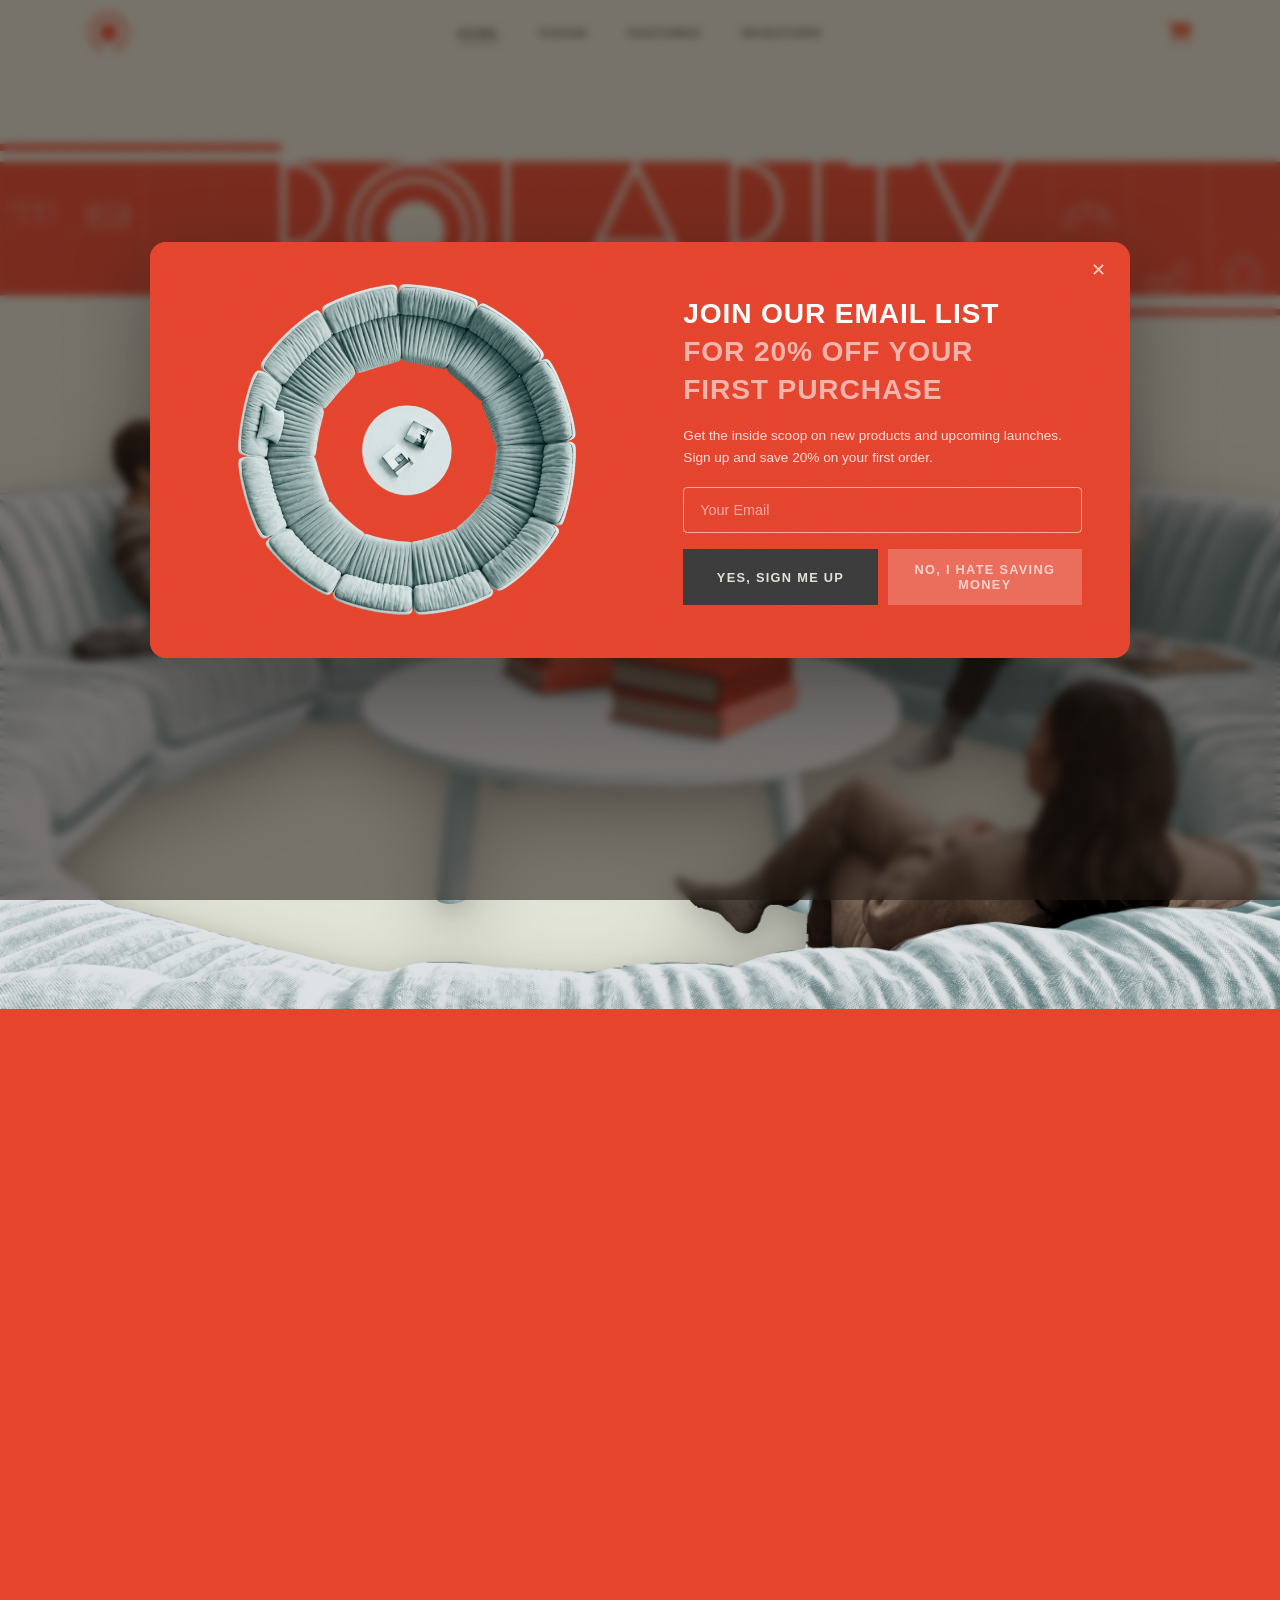
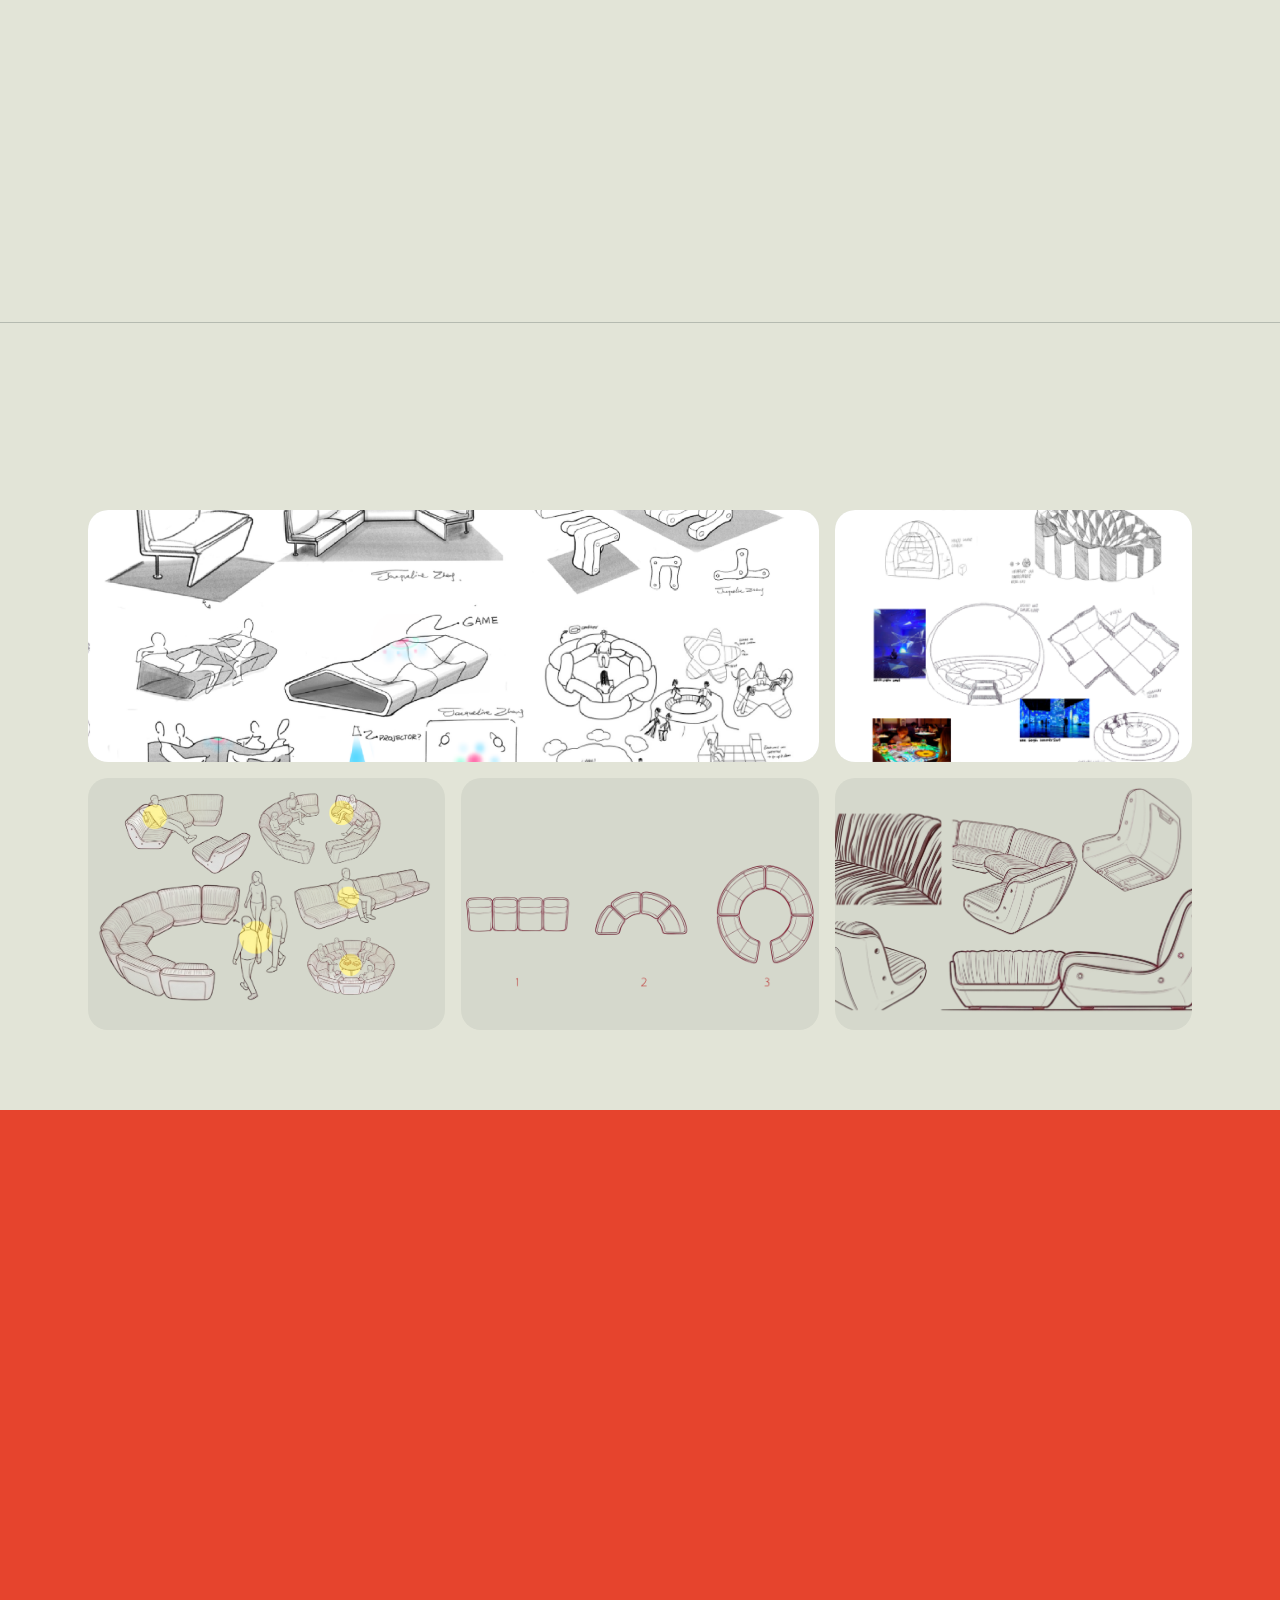
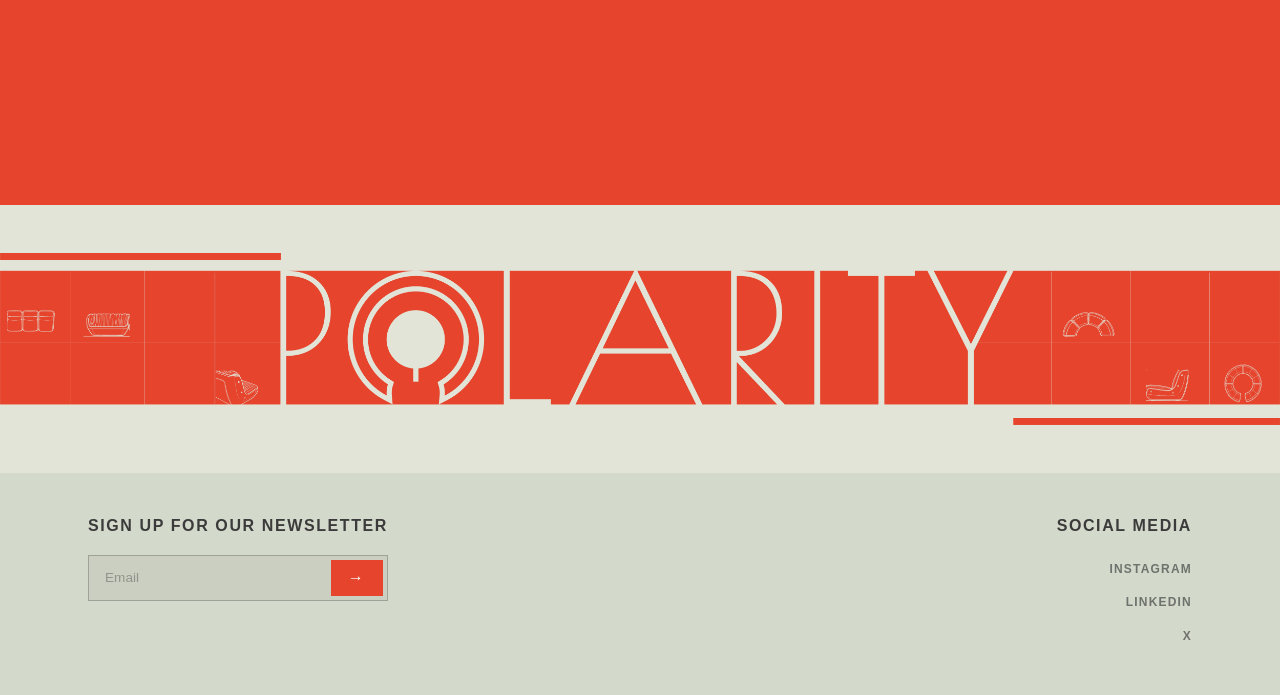
<file: index.html>
<!DOCTYPE html>
<html lang="en">
<head>
  <meta charset="UTF-8">
  <meta name="viewport" content="width=device-width, initial-scale=1.0">
  <title>Polarity — Modular Couch</title>
  <link rel="stylesheet" href="styles.css">
</head>
<body>

  <!-- ============================================================
       NEWSLETTER POPUP
       ============================================================ -->
  <div class="nl-overlay" id="nl-overlay" role="dialog" aria-modal="true" aria-label="Newsletter signup">
    <div class="nl-modal">
      <button class="nl-close" id="nl-close" aria-label="Close">&#x2715;</button>
      <div class="nl-img">
        <img src="Assets/Overhead Couch Photo (cream beige).png" alt="Polarity couch overhead" class="nl-couch">
      </div>
      <div class="nl-body">
        <h2 class="nl-heading">Join Our Email List<br><span class="nl-heading__sub">For 20% Off Your<br>First Purchase</span></h2>
        <p class="nl-desc">Get the inside scoop on new products and upcoming launches. Sign up and save 20% on your first order.</p>
        <input class="nl-input" id="nl-email" type="email" placeholder="Your Email" autocomplete="email">
        <div class="nl-actions">
          <button class="nl-btn nl-btn--yes" id="nl-submit">Yes, sign me up</button>
          <button class="nl-btn nl-btn--no" id="nl-no">No, I hate saving money</button>
        </div>
      </div>
    </div>
  </div>

  <!-- ============================================================
       NAVIGATION
       ============================================================ -->
  <nav class="nav nav--primary">
    <div class="container nav__inner">
      <a href="index.html" aria-label="Polarity home">
        <img src="Assets/fixed logo.png" alt="Polarity" class="nav__logo-img">
      </a>
      <button class="nav__hamburger" aria-label="Open menu" aria-expanded="false">
        <span></span><span></span><span></span>
      </button>
      <ul class="nav__links">
        <li><a href="#hero" data-section="hero">Home</a></li>
        <li><a href="#vision" data-section="vision">Vision</a></li>
        <li><a href="#features" data-section="features">Features</a></li>
        <li><a href="investors.html">Investors</a></li>
      </ul>
      <a href="checkout.html" class="nav__cart" aria-label="Checkout">
        <img src="Assets/Cart--Streamline-Ionic-Filled.png" alt="Cart" class="nav__cart-img">
      </a>
    </div>
  </nav>

  <!-- ============================================================
       HERO
       ============================================================ -->
  <section class="hero" id="hero">
    <!-- Title spans full page width — no container wrapper -->
    <img src="Assets/Hero Title.png"        alt="Polarity" class="hero__title-img hero__title-reveal hero__title--desktop">
    <img src="Assets/Hero Title Mobile.png" alt="Polarity" class="hero__title-img hero__title-reveal hero__title--mobile">
    <p class="hero__subtitle fade-up" data-delay="1">Adapting to Social Situations.</p>
    <div class="hero__img-wrap fade-up" data-delay="2">
      <img src="Assets/new hero image with people.png" alt="Polarity modular couch" class="hero__img">
      <div class="hero__preorder-wrap">
        <a href="checkout.html" class="hero__preorder-btn">
          <span class="hero__preorder-label">Preorder Now</span>
          <span class="hero__preorder-icon">&#x2192;</span>
        </a>
      </div>
    </div>
  </section>

  <!-- ============================================================
       THE VISION
       ============================================================ -->
  <section class="vision" id="vision">
    <img src="Assets/The Vision Text.png" alt="The Vision" class="vision__heading-img fade-up">
    <div class="vision__body">
      <p class="fade-up" data-delay="1">The growing disconnect between the participatory nature of contemporary entertainment and passive design of our furniture urges a dynamic system for support.</p>
      <p class="fade-up" data-delay="2">With Polarity, we envision a new category of seating. One that is modular, conversation-first, and blends sculptural mid-century inspiration with modern adaptability. Our system allows users to build social settings or comfortable spaces that also grow with their lives.</p>
    </div>
    <img src="Assets/three modes.png" alt="Three modes of Polarity" class="vision__modes-img fade-up" data-delay="4">
  </section>

  <!-- ============================================================
       FEATURES
       ============================================================ -->
  <section class="features" id="features">

    <!-- Feature 1 -->
    <div class="feature feature--backrest">
      <div class="feature__card feature__card--text fade-up">
        <h3 class="feature__heading">Adaptable Backrest</h3>
        <p class="feature__body">A seating system that responds to how people interact. The adjustable backrest allows users to:</p>
        <ul class="feature__list">
          <li>Shift between open, social configurations and private lounging</li>
          <li>Support different postures, from upright conversation to relaxed reclining</li>
          <li>Reorient seating without needing to rearrange the entire system</li>
        </ul>
      </div>
      <div class="feature__backrest-right fade-up" data-delay="1">
        <img src="Assets/new backrest with person.png" alt="Adaptable backrest" class="feature__backrest-img">
      </div>
    </div>

    <!-- Feature 2 -->
    <div class="feature feature--modular">
      <img src="Assets/Modular Design Diagram.png" alt="Modular design diagram" class="feature__diagram fade-up">
      <div class="feature__card feature__card--text feature__card--right fade-up" data-delay="1">
        <h3 class="feature__heading">Modular Design</h3>
        <p class="feature__body">Built to evolve with your life. Each unit functions as part of a flexible system:</p>
        <ul class="feature__list">
          <li>Add or remove components as your space or needs change</li>
          <li>Reconfigure layouts for hosting, relaxing, or everyday living</li>
          <li>Adapt across different situations and spaces</li>
        </ul>
      </div>
    </div>

    <!-- Feature 3 -->
    <div class="feature feature--function">
      <div class="feature__card feature__card--text feature__card--bottom fade-up">
        <h3 class="feature__heading">Social Anchor</h3>
        <p class="feature__body">More than seating — a spatial system that shapes how people gather:</p>
        <ul class="feature__list">
          <li>Acts as a social anchor for gatherings</li>
          <li>Creates zones within open spaces</li>
          <li>Encourages movement, interaction, and shared experiences</li>
        </ul>
      </div>
      <div class="feature__card feature__card--media fade-up" data-delay="1">
        <div class="dot-grid" role="img" aria-label="Configuration dot grid"></div>
      </div>
    </div>

  </section>

  <!-- ============================================================
       SHOP NOW / PREORDER
       ============================================================ -->
  <section class="shop" id="shop">
    <div class="container shop__inner">
      <div class="shop__img fade-up">
        <img src="Assets/Overhead Couch Photo (cream beige).png" alt="Polarity couch overhead view" class="shop__photo" id="shop-couch-img">
      </div>
      <div class="shop__content fade-up" data-delay="1">
        <h2 class="shop__heading">Order Now</h2>
        <div class="shop__swatches">
          <div class="swatch is-selected" data-color="Cream Beige" data-img="Assets/Overhead Couch Photo (cream beige).png">
            <div class="swatch__circle swatch__circle--cream"></div>
            <span class="swatch__label">Cream<br>Beige</span>
          </div>
          <div class="swatch" data-color="Midday Gray" data-img="Assets/midday gray couch.png">
            <div class="swatch__circle swatch__circle--sage"></div>
            <span class="swatch__label">Midday<br>Gray</span>
          </div>
          <div class="swatch" data-color="Heather Smoke" data-img="Assets/heather smoke couch.png">
            <div class="swatch__circle swatch__circle--dark"></div>
            <span class="swatch__label">Heather<br>Smoke</span>
          </div>
        </div>
        <p class="shop__qty-label">Units</p>
        <div class="shop__qty-row">
          <div class="qty-control">
            <button class="qty-btn" id="qty-minus" aria-label="Decrease quantity">−</button>
            <input class="qty-input" id="qty-input" type="number" value="1" min="1" max="99" aria-label="Quantity">
            <button class="qty-btn" id="qty-plus" aria-label="Increase quantity">+</button>
          </div>
          <a href="checkout.html" class="hero__preorder-btn shop__preorder-btn">
            <span class="hero__preorder-label">Preorder Now</span>
            <span class="hero__preorder-icon">&#x2192;</span>
          </a>
        </div>
      </div>
    </div>
  </section>

  <!-- ============================================================
       BUSINESS MODEL
       ============================================================ -->

  <!-- ============================================================
       BTS PREVIEW
       ============================================================ -->
  <section class="bts-preview">
    <div class="container">
      <h2 class="bts-preview__heading fade-up">BTS</h2>
      <p class="bts-preview__sub fade-up" data-delay="1">Behind the scenes — design, prototyping, and the making of Polarity.</p>
      <div class="bts-preview__grid" id="bts-grid">
        <div class="bts-preview__cell bts-preview__cell--wide" aria-label="BTS photo 1">
          <img src="Assets/BTS 2.png" alt="BTS photo 1" class="bts-preview__img">
          <div class="bts-preview__caption">Design &amp; Concept</div>
        </div>
        <div class="bts-preview__cell" aria-label="BTS photo 2">
          <img src="Assets/BTS 1.png" alt="BTS photo 2" class="bts-preview__img">
          <div class="bts-preview__caption">Studio Session</div>
        </div>
        <div class="bts-preview__cell" aria-label="BTS photo 3">
          <img src="Assets/BTS 3.png" alt="BTS photo 3" class="bts-preview__img">
          <div class="bts-preview__caption">Prototyping</div>
        </div>
        <div class="bts-preview__cell" aria-label="BTS photo 4">
          <img src="Assets/BTS 4.png" alt="BTS photo 4" class="bts-preview__img">
          <div class="bts-preview__caption">Materials</div>
        </div>
        <div class="bts-preview__cell" aria-label="BTS photo 5">
          <img src="Assets/BTS 5.png" alt="BTS photo 5" class="bts-preview__img">
          <div class="bts-preview__caption">Assembly</div>
        </div>
      </div>

      <!-- Mobile carousel controls (hidden on desktop via CSS) -->
      <div class="bts-carousel__controls" id="bts-controls" style="display:none">
        <button class="bts-carousel__btn" id="bts-prev" aria-label="Previous">&#8592;</button>
        <div class="bts-carousel__dots" id="bts-dots"></div>
        <button class="bts-carousel__btn" id="bts-next" aria-label="Next">&#8594;</button>
      </div>
    </div>
  </section>

  <!-- ============================================================
       TEAM
       ============================================================ -->
  <section class="team">
    <div class="container">

      <h2 class="team__heading fade-up">Polarity Team</h2>
      <div class="team__row">
        <div class="team-member fade-up" data-delay="1"><div class="team__photo-wrap"><img src="Assets/headshot reed.png" alt="Reed Garzon" class="team__photo"><div class="team__role">Product Strategy &amp; Brand Vision</div></div><p class="team__name">Reed Garzon</p></div>
        <div class="team-member fade-up" data-delay="2"><div class="team__photo-wrap"><img src="Assets/headshot anika.png" alt="Anika Nambisan" class="team__photo"><div class="team__role">Industrial Design &amp; Prototyping</div></div><p class="team__name">Anika Nambisan</p></div>
        <div class="team-member fade-up" data-delay="3"><div class="team__photo-wrap"><img src="Assets/headshot james.png" alt="James Plank" class="team__photo"><div class="team__role">Materials &amp; Manufacturing</div></div><p class="team__name">James Plank</p></div>
        <div class="team-member fade-up" data-delay="4"><div class="team__photo-wrap"><img src="Assets/headshot jaqueline.png" alt="Jacqueline Zheng" class="team__photo"><div class="team__role">Market Research &amp; Business Model</div></div><p class="team__name">Jacqueline Zheng</p></div>
        <div class="team-member fade-up" data-delay="5"><div class="team__photo-wrap"><img src="Assets/headshot elle.png" alt="Elle Zhou" class="team__photo"><div class="team__role">Finance &amp; Go-to-Market</div></div><p class="team__name">Elle Zhou</p></div>
      </div>

      <h2 class="team__heading fade-up">Web Design Team</h2>
      <div class="team__row">
        <div class="team-member fade-up" data-delay="1"><div class="team__photo-wrap"><img src="Assets/headshot emily.png" alt="Emily Milegan" class="team__photo"><div class="team__role">Visuals</div></div><p class="team__name">Emily Milegan</p></div>
        <div class="team-member fade-up" data-delay="2"><div class="team__photo-wrap"><img src="Assets/headshot nadine.png" alt="Nadine McMahon" class="team__photo"><div class="team__role">Web Development</div></div><p class="team__name">Nadine McMahon</p></div>
        <div class="team-member fade-up" data-delay="3"><div class="team__photo-wrap"><img src="Assets/headshot mark.png" alt="Mark Hou" class="team__photo"><div class="team__role">Design</div></div><p class="team__name">Mark Hou</p></div>
        <div class="team-member fade-up" data-delay="4"><div class="team__photo-wrap"><img src="Assets/headshot catherine.png" alt="Catherine Wang" class="team__photo"><div class="team__role">Copywriting</div></div><p class="team__name">Catherine Wang</p></div>
        <div class="team-member fade-up" data-delay="5"><div class="team__photo-wrap"><img src="Assets/headshot zeinab.png" alt="Zeinab Drameh" class="team__photo"><div class="team__role">Web Design &amp; Layout</div></div><p class="team__name">Zeinab Drameh</p></div>
      </div>

    </div>
  </section>

  <!-- ============================================================
       FOOTER
       ============================================================ -->
  <footer class="footer">
    <div class="footer__title-area">
      <img src="Assets/Hero Title.png"        alt="Polarity" class="footer__title-img footer__title--desktop">
      <img src="Assets/Hero Title Mobile.png" alt="Polarity" class="footer__title-img footer__title--mobile">
    </div>
    <div class="footer__bottom">
      <div class="container footer__inner">
        <div class="footer__left">
          <p class="footer__cta">Sign Up For Our Newsletter</p>
          <div class="footer__pill">
            <input class="footer__pill-input" type="email" placeholder="Email" aria-label="Email address">
            <button class="btn btn--red footer__pill-btn">→</button>
          </div>
        </div>
        <div class="footer__right">
          <p class="footer__social-heading">Social Media</p>
          <ul class="footer__social-links">
            <li><a href="#">Instagram</a></li>
            <li><a href="#">LinkedIn</a></li>
            <li><a href="#">X</a></li>
          </ul>
        </div>
      </div>
    </div>
  </footer>

  <script>
    // ── Hamburger nav ────────────────────────────────────────
    (function () {
      const hamburger = document.querySelector('.nav__hamburger');
      const nav       = document.querySelector('.nav');
      hamburger.addEventListener('click', function () {
        const isOpen = nav.classList.toggle('nav--open');
        hamburger.setAttribute('aria-expanded', isOpen);
      });
      document.querySelectorAll('.nav__links a').forEach(function (link) {
        link.addEventListener('click', function () {
          nav.classList.remove('nav--open');
          hamburger.setAttribute('aria-expanded', 'false');
        });
      });
    })();

    // ── Scroll-spy: underline the nav link for the current section ──
    (function () {
      const sections = ['hero', 'vision', 'features', 'about'];
      const navLinks = document.querySelectorAll('.nav__links a[data-section]');
      const navHeight = document.querySelector('.nav').offsetHeight;

      function setActive(id) {
        navLinks.forEach(function (link) {
          link.classList.toggle('active', link.dataset.section === id);
        });
      }

      function onScroll() {
        // Walk sections bottom-up; first one whose top is above mid-screen wins
        let current = sections[0];
        sections.forEach(function (id) {
          const el = document.getElementById(id);
          if (el && el.getBoundingClientRect().top <= navHeight + 80) {
            current = id;
          }
        });
        setActive(current);
      }

      window.addEventListener('scroll', onScroll, { passive: true });
      onScroll(); // run once on load
    })();

    // ── Color swatch switcher ────────────────────────────────
    (function () {
      const swatches  = document.querySelectorAll('.shop__swatches .swatch');
      const couchImg  = document.getElementById('shop-couch-img');
      swatches.forEach(function (s) {
        s.addEventListener('click', function () {
          swatches.forEach(function (x) { x.classList.remove('is-selected'); });
          s.classList.add('is-selected');
          couchImg.src = s.dataset.img;
          couchImg.alt = s.dataset.color + ' Polarity couch';
          // Sync color to localStorage so checkout shows the right one
          localStorage.setItem('polarityColor', s.dataset.color);
        });
      });
    })();

    // ── Quantity selector ────────────────────────────────────
    (function () {
      const input = document.getElementById('qty-input');
      document.getElementById('qty-minus').addEventListener('click', function () {
        const val = parseInt(input.value) || 1;
        if (val > 1) input.value = val - 1;
      });
      document.getElementById('qty-plus').addEventListener('click', function () {
        const val = parseInt(input.value) || 1;
        if (val < 99) input.value = val + 1;
      });
      input.addEventListener('change', function () {
        let val = parseInt(input.value) || 1;
        val = Math.max(1, Math.min(99, val));
        input.value = val;
      });
      // Save qty to localStorage so checkout page can read it
      document.querySelector('.shop__preorder-btn').addEventListener('click', function () {
        localStorage.setItem('polarityQty', parseInt(input.value) || 1);
      });
    })();

    // ── Business model accordion ─────────────────────────────
    (function () {
      // Map accordion index (0-based) to right-panel id (null = default)
      const panelMap = ['panel-competitive', null, null, 'panel-proforma'];

      function showPanel(id) {
        document.querySelectorAll('.business__panel').forEach(function (p) {
          p.classList.remove('is-active');
        });
        const target = id ? document.getElementById(id) : document.querySelector('.business__panel--default');
        if (target) target.classList.add('is-active');
      }

      function openItem(item, index) {
        const body = item.querySelector('.accordion__body');
        item.classList.add('is-open');
        item.querySelector('.accordion__trigger').setAttribute('aria-expanded', 'true');
        body.style.height = body.scrollHeight + 'px';
        showPanel(panelMap[index]);
      }
      function closeItem(item) {
        const body = item.querySelector('.accordion__body');
        // Set explicit px height first so CSS transition has something to animate from
        body.style.height = body.scrollHeight + 'px';
        // Force reflow so the browser registers the new value before collapsing
        body.offsetHeight; // eslint-disable-line no-unused-expressions
        body.style.height = '0';
        item.classList.remove('is-open');
        item.querySelector('.accordion__trigger').setAttribute('aria-expanded', 'false');
      }

      const items = document.querySelectorAll('.accordion__item');
      items.forEach(function (trigger_item, index) {
        trigger_item.querySelector('.accordion__trigger').addEventListener('click', function () {
          const isOpen = trigger_item.classList.contains('is-open');
          items.forEach(closeItem);
          if (!isOpen) {
            openItem(trigger_item, index);
          } else {
            showPanel(null); // back to default
          }
        });
      });
    })();

    // ── Newsletter popup ─────────────────────────────────────
    (function () {
      const overlay = document.getElementById('nl-overlay');
      if (!overlay) return;

      // Only show once per browser session
      if (sessionStorage.getItem('nlDismissed')) {
        overlay.classList.add('nl-hidden');
        return;
      }

      function dismiss() {
        overlay.style.transition = 'opacity 0.3s ease';
        overlay.style.opacity = '0';
        setTimeout(function () { overlay.classList.add('nl-hidden'); }, 300);
        sessionStorage.setItem('nlDismissed', '1');
      }

      document.getElementById('nl-close').addEventListener('click', dismiss);
      document.getElementById('nl-no').addEventListener('click', dismiss);

      // Close on backdrop click
      overlay.addEventListener('click', function (e) {
        if (e.target === overlay) dismiss();
      });

      // Close on Escape
      document.addEventListener('keydown', function (e) {
        if (e.key === 'Escape') dismiss();
      });

      document.getElementById('nl-submit').addEventListener('click', function () {
        const email = document.getElementById('nl-email').value.trim();
        if (!email || !email.includes('@')) {
          document.getElementById('nl-email').style.borderColor = '#fff';
          document.getElementById('nl-email').focus();
          return;
        }
        // Success state
        const body = overlay.querySelector('.nl-body');
        body.innerHTML = '<div style="text-align:center;padding:20px 0"><p style="font-family:var(--font-display);font-size:2rem;font-weight:700;color:#fff;text-transform:uppercase;letter-spacing:0.04em;margin-bottom:12px">You\'re in!</p><p style="color:rgba(255,255,255,0.82);font-size:0.9rem;line-height:1.6">Check your inbox for your 20% off code. Welcome to the Polarity family.</p></div>';
        setTimeout(dismiss, 2400);
      });
    })();

    // ── BTS mobile carousel ──────────────────────────────────
    (function () {
      const MQ       = window.matchMedia('(max-width: 600px)');
      const grid     = document.getElementById('bts-grid');
      const controls = document.getElementById('bts-controls');
      const dotsWrap = document.getElementById('bts-dots');
      const cells    = Array.from(grid.querySelectorAll('.bts-preview__cell'));
      const total    = cells.length;
      let current    = 0;
      let touchStartX = 0;
      let initialized = false;

      function buildDots() {
        dotsWrap.innerHTML = '';
        cells.forEach(function (_, i) {
          const d = document.createElement('button');
          d.className = 'bts-carousel__dot' + (i === 0 ? ' is-active' : '');
          d.setAttribute('aria-label', 'Go to slide ' + (i + 1));
          d.addEventListener('click', function () { goTo(i); });
          dotsWrap.appendChild(d);
        });
      }

      function updateDots() {
        dotsWrap.querySelectorAll('.bts-carousel__dot').forEach(function (d, i) {
          d.classList.toggle('is-active', i === current);
        });
      }

      function goTo(index) {
        current = (index + total) % total;
        cells.forEach(function (cell) {
          cell.style.setProperty('--slide', current);
        });
        updateDots();
      }

      function initCarousel() {
        if (initialized) return;
        initialized = true;
        controls.style.display = 'flex';
        buildDots();
        goTo(0);

        document.getElementById('bts-prev').addEventListener('click', function () { goTo(current - 1); });
        document.getElementById('bts-next').addEventListener('click', function () { goTo(current + 1); });

        // Touch swipe support
        grid.addEventListener('touchstart', function (e) {
          touchStartX = e.touches[0].clientX;
        }, { passive: true });
        grid.addEventListener('touchend', function (e) {
          const dx = e.changedTouches[0].clientX - touchStartX;
          if (Math.abs(dx) > 40) goTo(dx < 0 ? current + 1 : current - 1);
        }, { passive: true });
      }

      function destroyCarousel() {
        if (!initialized) return;
        initialized = false;
        controls.style.display = 'none';
        cells.forEach(function (cell) { cell.style.removeProperty('--slide'); });
        current = 0;
      }

      function check() {
        if (MQ.matches) initCarousel();
        else destroyCarousel();
      }

      check();
      MQ.addEventListener('change', check);
    })();

    // ── Scroll entrance animations ───────────────────────────
    (function () {
      const observer = new IntersectionObserver(function (entries) {
        entries.forEach(function (entry) {
          if (entry.isIntersecting) {
            entry.target.classList.add('visible');
          } else {
            entry.target.classList.remove('visible');
          }
        });
      }, { threshold: 0.12 });

      // Observe immediately for above-fold elements, slight delay for rest
      document.querySelectorAll('.fade-up').forEach(function (el) {
        observer.observe(el);
      });
    })();
  </script>

</body>
</html>
</file>
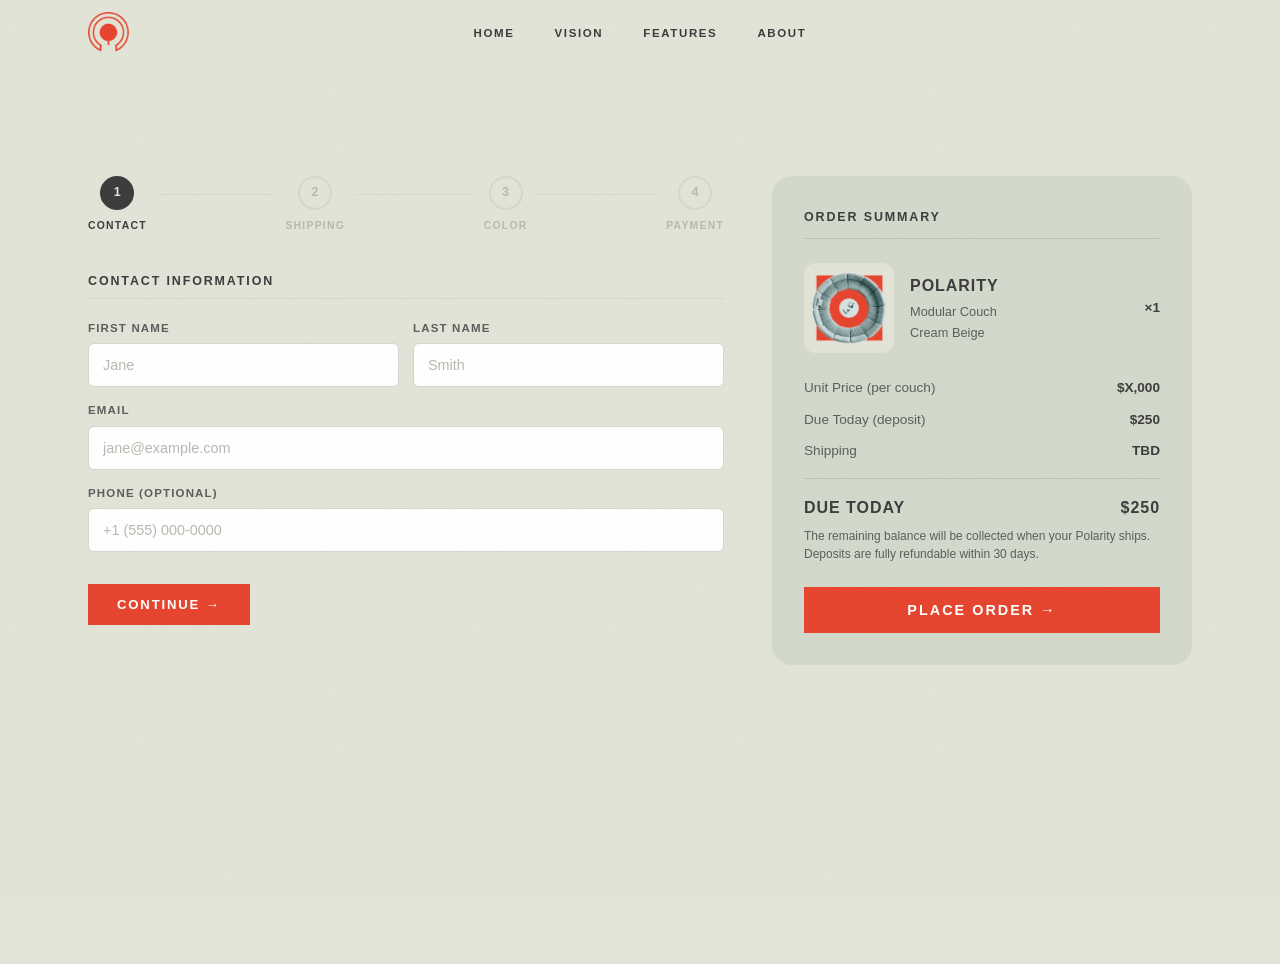
<file: checkout.html>
<!DOCTYPE html>
<html lang="en">
<head>
  <meta charset="UTF-8">
  <meta name="viewport" content="width=device-width, initial-scale=1.0">
  <title>Checkout — Polarity</title>
  <link rel="stylesheet" href="styles.css">
  <style>
    /* ── Checkout-specific styles ── */
    .checkout {
      background: var(--color-cream);
      min-height: 100vh;
      padding: calc(var(--nav-height) + 48px) 0 80px;
    }

    .checkout__inner {
      display: grid;
      grid-template-columns: 1fr 420px;
      gap: 48px;
      align-items: start;
    }

    /* ── Section titles ── */
    .checkout__section {
      margin-bottom: 36px;
    }

    .checkout__section-title {
      font-family: var(--font-display);
      font-size: 0.78rem;
      font-weight: 700;
      text-transform: uppercase;
      letter-spacing: 0.15em;
      color: var(--color-black);
      margin-bottom: 20px;
      padding-bottom: 10px;
      border-bottom: 1.5px solid var(--color-gray-light);
    }

    /* ── Form fields ── */
    .form-row {
      display: grid;
      grid-template-columns: 1fr 1fr;
      gap: 14px;
      margin-bottom: 14px;
    }

    .form-row--full { grid-template-columns: 1fr; }
    .form-row--thirds { grid-template-columns: 2fr 1fr 1fr; }

    .form-group {
      display: flex;
      flex-direction: column;
      gap: 6px;
    }

    .form-label {
      font-family: var(--font-display);
      font-size: 0.72rem;
      font-weight: 700;
      text-transform: uppercase;
      letter-spacing: 0.1em;
      color: var(--color-gray-dark);
    }

    .form-input {
      height: 44px;
      padding: 0 14px;
      border: 1.5px solid var(--color-gray-light);
      border-radius: 6px;
      background: #fff;
      font-family: var(--font-primary);
      font-size: 0.9rem;
      color: var(--color-black);
      transition: border-color 0.2s;
    }

    .form-input:focus {
      outline: none;
      border-color: var(--color-black);
    }

    .form-input::placeholder { color: var(--color-gray-mid); }

    /* ── Color swatches ── */
    .checkout__swatches {
      display: flex;
      gap: 20px;
      margin-bottom: 4px;
    }

    .checkout__swatch {
      display: flex;
      flex-direction: column;
      align-items: center;
      gap: 6px;
      cursor: pointer;
    }

    .checkout__swatch-circle {
      width: 36px;
      height: 36px;
      border-radius: 50%;
      border: 2px solid transparent;
      transition: border-color 0.2s;
    }

    .checkout__swatch.is-selected .checkout__swatch-circle {
      border-color: var(--color-black);
    }

    .checkout__swatch-circle--cream { background: #E8E0D0; }
    .checkout__swatch-circle--sage  { background: #B5C2B9; }
    .checkout__swatch-circle--dark  { background: #4A4A4A; }

    .checkout__swatch-label {
      font-size: 0.7rem;
      text-transform: uppercase;
      letter-spacing: 0.08em;
      color: var(--color-gray-dark);
      text-align: center;
    }

    /* ── Card icons row ── */
    .card-icons {
      display: flex;
      gap: 8px;
      margin-bottom: 14px;
      align-items: center;
    }

    .card-icon {
      height: 24px;
      width: auto;
      background: var(--color-gray-light);
      border-radius: 4px;
      padding: 3px 8px;
      font-size: 0.65rem;
      font-weight: 700;
      font-family: var(--font-display);
      letter-spacing: 0.05em;
      display: flex;
      align-items: center;
      color: var(--color-gray-dark);
    }

    /* ── Order summary card ── */
    .checkout__summary {
      background: #D3D9CB;
      border-radius: 20px;
      padding: 32px;
      position: sticky;
      top: calc(var(--nav-height) + 24px);
    }

    .summary__title {
      font-family: var(--font-display);
      font-size: 0.78rem;
      font-weight: 700;
      text-transform: uppercase;
      letter-spacing: 0.15em;
      color: var(--color-black);
      margin-bottom: 24px;
      padding-bottom: 10px;
      border-bottom: 1.5px solid rgba(59,59,59,0.15);
    }

    .summary__product {
      display: flex;
      gap: 16px;
      align-items: center;
      margin-bottom: 24px;
    }

    .summary__img {
      width: 90px;
      height: 90px;
      object-fit: contain;
      object-position: center;
      border-radius: 12px;
      background: var(--color-cream);
      flex-shrink: 0;
      padding: 6px;
    }

    .summary__product-info { flex: 1; }

    .summary__product-name {
      font-family: var(--font-display);
      font-size: 1rem;
      font-weight: 700;
      text-transform: uppercase;
      letter-spacing: 0.06em;
      color: var(--color-black);
      margin-bottom: 4px;
    }

    .summary__product-sub {
      font-size: 0.8rem;
      color: var(--color-gray-dark);
    }

    .summary__qty {
      font-family: var(--font-display);
      font-size: 0.85rem;
      font-weight: 700;
      color: var(--color-black);
    }

    .summary__line {
      display: flex;
      justify-content: space-between;
      align-items: baseline;
      font-size: 0.85rem;
      color: var(--color-gray-dark);
      margin-bottom: 10px;
    }

    .summary__line strong {
      color: var(--color-black);
      font-weight: 700;
    }

    .summary__divider {
      border: none;
      border-top: 1px solid rgba(59,59,59,0.15);
      margin: 16px 0;
    }

    .summary__total {
      display: flex;
      justify-content: space-between;
      align-items: baseline;
      font-family: var(--font-display);
      font-weight: 700;
      font-size: 1rem;
      text-transform: uppercase;
      letter-spacing: 0.06em;
      color: var(--color-black);
      margin-bottom: 6px;
    }

    .summary__note {
      font-size: 0.75rem;
      color: var(--color-gray-dark);
      margin-top: 6px;
      line-height: 1.5;
    }

    .summary__cta {
      margin-top: 24px;
      width: 100%;
      padding: 14px;
      font-size: 0.9rem;
    }

    /* ── Submit confirmation state ── */
    .checkout__confirm {
      display: none;
      text-align: center;
      padding: 60px 24px;
    }

    .checkout__confirm-icon {
      font-size: 3rem;
      margin-bottom: 20px;
    }

    .checkout__confirm h2 {
      font-family: var(--font-display);
      font-size: clamp(1.8rem, 3vw, 2.8rem);
      font-weight: 700;
      text-transform: uppercase;
      letter-spacing: 0.04em;
      color: var(--color-black);
      margin-bottom: 12px;
    }

    .checkout__confirm p {
      font-size: 0.95rem;
      color: var(--color-gray-dark);
      max-width: 420px;
      margin: 0 auto 28px;
      line-height: 1.7;
    }

    /* ── Step indicator ── */
    .step-indicator {
      display: flex;
      align-items: center;
      margin-bottom: 40px;
    }

    .step-indicator__item {
      display: flex;
      flex-direction: column;
      align-items: center;
      gap: 8px;
      flex-shrink: 0;
    }

    .step-indicator__num {
      width: 34px;
      height: 34px;
      border-radius: 50%;
      display: flex;
      align-items: center;
      justify-content: center;
      font-family: var(--font-display);
      font-size: 0.78rem;
      font-weight: 700;
      letter-spacing: 0.04em;
      border: 2px solid var(--color-gray-light);
      color: var(--color-gray-mid);
      background: transparent;
      transition: background 0.25s, border-color 0.25s, color 0.25s;
    }

    .step-indicator__label {
      font-family: var(--font-display);
      font-size: 0.65rem;
      font-weight: 700;
      text-transform: uppercase;
      letter-spacing: 0.12em;
      color: var(--color-gray-mid);
      transition: color 0.25s;
      white-space: nowrap;
    }

    .step-indicator__line {
      flex: 1;
      height: 1.5px;
      background: var(--color-gray-light);
      margin: 0 10px;
      margin-bottom: 22px; /* offset to align with circles, not labels */
      transition: background 0.25s;
    }

    /* Active step */
    .step-indicator__item.is-active .step-indicator__num {
      background: var(--color-black);
      border-color: var(--color-black);
      color: var(--color-cream);
    }

    .step-indicator__item.is-active .step-indicator__label {
      color: var(--color-black);
    }

    /* Completed step */
    .step-indicator__item.is-done .step-indicator__num {
      background: var(--color-red);
      border-color: var(--color-red);
      color: transparent; /* hide number, show checkmark only */
      font-size: 0;
    }

    .step-indicator__item.is-done .step-indicator__num::after {
      content: '✓';
      font-size: 0.82rem;
      color: #fff;
    }

    .step-indicator__item.is-done .step-indicator__label {
      color: var(--color-gray-dark);
    }

    .step-indicator__line.is-done {
      background: var(--color-red);
    }

    /* ── Step panels ── */
    .checkout__step[hidden] { display: none; }
    .checkout__step { animation: stepIn 0.3s ease; }

    @keyframes stepIn {
      from { opacity: 0; transform: translateX(18px); }
      to   { opacity: 1; transform: translateX(0); }
    }

    /* ── Step nav buttons ── */
    .step-nav {
      display: flex;
      gap: 14px;
      align-items: center;
      margin-top: 32px;
    }

    .step-nav .btn {
      padding: 12px 28px;
      font-size: 0.82rem;
    }

    .step-nav .step-back {
      background: transparent;
      border: 1.5px solid var(--color-gray-light);
      color: var(--color-gray-dark);
      border-radius: 0;
      font-family: var(--font-display);
      font-size: 0.82rem;
      font-weight: 700;
      text-transform: uppercase;
      letter-spacing: 0.1em;
      padding: 12px 22px;
      cursor: pointer;
      transition: border-color 0.2s, color 0.2s;
    }

    .step-nav .step-back:hover {
      border-color: var(--color-black);
      color: var(--color-black);
    }

    /* ── Mobile ── */
    @media (max-width: 768px) {
      .checkout__inner {
        grid-template-columns: 1fr;
      }
      .checkout__summary {
        position: static;
        order: -1;
      }
      /* Hide the sidebar Place Order button — it moves to below the form */
      .summary__cta { display: none; }
      /* Show the inline Place Order button at the end of step 4 */
      .step-nav__place-order { display: block !important; }
      .form-row--thirds {
        grid-template-columns: 1fr 1fr;
      }
    }

    @media (max-width: 480px) {
      .form-row { grid-template-columns: 1fr; }
      .form-row--thirds { grid-template-columns: 1fr; }
    }

    /* Inline place-order button — visible only on mobile */
    .step-nav__place-order {
      display: none;
      width: 100%;
      padding: 14px;
      font-size: 0.9rem;
      margin-top: 4px;
    }
  </style>
</head>
<body>

  <!-- Nav -->
  <nav class="nav nav--primary">
    <div class="container nav__inner">
      <a href="index.html" aria-label="Polarity home">
        <img src="Assets/fixed logo.png" alt="Polarity" class="nav__logo-img">
      </a>
      <button class="nav__hamburger" aria-label="Open menu" aria-expanded="false">
        <span></span><span></span><span></span>
      </button>
      <ul class="nav__links">
        <li><a href="index.html#hero">Home</a></li>
        <li><a href="index.html#vision">Vision</a></li>
        <li><a href="index.html#features">Features</a></li>
        <li><a href="index.html#about">About</a></li>
      </ul>
    </div>
  </nav>

  <main class="checkout">
    <div class="container checkout__inner">

      <!-- ── Left: step-by-step form ── -->
      <div class="checkout__form-col">

        <!-- Step indicator -->
        <div class="step-indicator">
          <div class="step-indicator__item is-active" data-step="0">
            <span class="step-indicator__num">1</span>
            <span class="step-indicator__label">Contact</span>
          </div>
          <div class="step-indicator__line"></div>
          <div class="step-indicator__item" data-step="1">
            <span class="step-indicator__num">2</span>
            <span class="step-indicator__label">Shipping</span>
          </div>
          <div class="step-indicator__line"></div>
          <div class="step-indicator__item" data-step="2">
            <span class="step-indicator__num">3</span>
            <span class="step-indicator__label">Color</span>
          </div>
          <div class="step-indicator__line"></div>
          <div class="step-indicator__item" data-step="3">
            <span class="step-indicator__num">4</span>
            <span class="step-indicator__label">Payment</span>
          </div>
        </div>

        <!-- Step 1: Contact -->
        <div class="checkout__step" id="step-0">
          <h2 class="checkout__section-title">Contact Information</h2>
          <div class="form-row">
            <div class="form-group">
              <label class="form-label" for="first-name">First Name</label>
              <input class="form-input" id="first-name" type="text" placeholder="Jane" autocomplete="given-name">
            </div>
            <div class="form-group">
              <label class="form-label" for="last-name">Last Name</label>
              <input class="form-input" id="last-name" type="text" placeholder="Smith" autocomplete="family-name">
            </div>
          </div>
          <div class="form-row form-row--full">
            <div class="form-group">
              <label class="form-label" for="email">Email</label>
              <input class="form-input" id="email" type="email" placeholder="jane@example.com" autocomplete="email">
            </div>
          </div>
          <div class="form-row form-row--full">
            <div class="form-group">
              <label class="form-label" for="phone">Phone (optional)</label>
              <input class="form-input" id="phone" type="tel" placeholder="+1 (555) 000-0000" autocomplete="tel">
            </div>
          </div>
          <div class="step-nav">
            <button class="btn btn--red step-next">Continue &rarr;</button>
          </div>
        </div>

        <!-- Step 2: Shipping -->
        <div class="checkout__step" id="step-1" hidden>
          <h2 class="checkout__section-title">Shipping Address</h2>
          <div class="form-row form-row--full">
            <div class="form-group">
              <label class="form-label" for="address">Street Address</label>
              <input class="form-input" id="address" type="text" placeholder="123 Main St" autocomplete="street-address">
            </div>
          </div>
          <div class="form-row form-row--full">
            <div class="form-group">
              <label class="form-label" for="address2">Apt / Suite (optional)</label>
              <input class="form-input" id="address2" type="text" placeholder="Apt 4B" autocomplete="address-line2">
            </div>
          </div>
          <div class="form-row form-row--thirds">
            <div class="form-group">
              <label class="form-label" for="city">City</label>
              <input class="form-input" id="city" type="text" placeholder="New York" autocomplete="address-level2">
            </div>
            <div class="form-group">
              <label class="form-label" for="state">State</label>
              <input class="form-input" id="state" type="text" placeholder="NY" autocomplete="address-level1">
            </div>
            <div class="form-group">
              <label class="form-label" for="zip">ZIP</label>
              <input class="form-input" id="zip" type="text" placeholder="10001" autocomplete="postal-code">
            </div>
          </div>
          <div class="step-nav">
            <button class="btn step-back">← Back</button>
            <button class="btn btn--red step-next">Continue &rarr;</button>
          </div>
        </div>

        <!-- Step 3: Color -->
        <div class="checkout__step" id="step-2" hidden>
          <h2 class="checkout__section-title">Choose Your Color</h2>
          <div class="checkout__swatches">
            <div class="checkout__swatch is-selected" data-color="Cream Beige">
              <div class="checkout__swatch-circle checkout__swatch-circle--cream"></div>
              <span class="checkout__swatch-label">Cream<br>Beige</span>
            </div>
            <div class="checkout__swatch" data-color="Midday Gray">
              <div class="checkout__swatch-circle checkout__swatch-circle--sage"></div>
              <span class="checkout__swatch-label">Midday<br>Gray</span>
            </div>
            <div class="checkout__swatch" data-color="Heather Smoke">
              <div class="checkout__swatch-circle checkout__swatch-circle--dark"></div>
              <span class="checkout__swatch-label">Heather<br>Smoke</span>
            </div>
          </div>
          <div class="step-nav">
            <button class="btn step-back">← Back</button>
            <button class="btn btn--red step-next">Continue &rarr;</button>
          </div>
        </div>

        <!-- Step 4: Payment -->
        <div class="checkout__step" id="step-3" hidden>
          <h2 class="checkout__section-title">Payment</h2>
          <div class="card-icons">
            <span class="card-icon">VISA</span>
            <span class="card-icon">MC</span>
            <span class="card-icon">AMEX</span>
            <span class="card-icon">DISC</span>
          </div>
          <div class="form-row form-row--full">
            <div class="form-group">
              <label class="form-label" for="card-number">Card Number</label>
              <input class="form-input" id="card-number" type="text" placeholder="1234 5678 9012 3456" maxlength="19" autocomplete="cc-number">
            </div>
          </div>
          <div class="form-row form-row--thirds">
            <div class="form-group">
              <label class="form-label" for="card-name">Name on Card</label>
              <input class="form-input" id="card-name" type="text" placeholder="Jane Smith" autocomplete="cc-name">
            </div>
            <div class="form-group">
              <label class="form-label" for="expiry">Expiry</label>
              <input class="form-input" id="expiry" type="text" placeholder="MM / YY" maxlength="7" autocomplete="cc-exp">
            </div>
            <div class="form-group">
              <label class="form-label" for="cvv">CVV</label>
              <input class="form-input" id="cvv" type="text" placeholder="123" maxlength="4" autocomplete="cc-csc">
            </div>
          </div>
          <div class="step-nav">
            <button class="btn step-back">← Back</button>
            <button class="btn btn--red step-nav__place-order" id="place-order-inline">Place Order &rarr;</button>
          </div>
        </div>

      </div>

      <!-- ── Right: order summary ── -->
      <div class="checkout__summary">
        <p class="summary__title">Order Summary</p>

        <div class="summary__product">
          <img src="Assets/Overhead Couch Photo (cream beige).png" alt="Polarity couch" class="summary__img" id="summary-img">
          <div class="summary__product-info">
            <p class="summary__product-name">Polarity</p>
            <p class="summary__product-sub">Modular Couch</p>
            <p class="summary__product-sub" id="summary-color">Cream Beige</p>
          </div>
          <span class="summary__qty" id="summary-qty">×1</span>
        </div>

        <div class="summary__line">
          <span>Unit Price (per couch)</span>
          <strong>$X,000</strong>
        </div>
        <div class="summary__line">
          <span>Due Today (deposit)</span>
          <strong id="summary-deposit">$250</strong>
        </div>
        <div class="summary__line">
          <span>Shipping</span>
          <strong>TBD</strong>
        </div>

        <hr class="summary__divider">

        <div class="summary__total">
          <span>Due Today</span>
          <span id="summary-total">$250</span>
        </div>
        <p class="summary__note">The remaining balance will be collected when your Polarity ships. Deposits are fully refundable within 30 days.</p>

        <button class="btn btn--red summary__cta" id="place-order-btn">Place Order &rarr;</button>
      </div>

    </div>

    <!-- Confirmation screen (hidden until submit) -->
    <div class="container checkout__confirm" id="checkout-confirm">
      <div class="checkout__confirm-icon">✓</div>
      <h2>You're on the list.</h2>
      <p>Thanks for preordering Polarity. You'll receive a confirmation email shortly. We'll be in touch when your couch is ready to ship.</p>
      <a href="index.html" class="btn btn--red">Back to Home &rarr;</a>
    </div>
  </main>

  <script>
    // ── Hamburger ────────────────────────────────────────────
    (function () {
      const hamburger = document.querySelector('.nav__hamburger');
      const nav = document.querySelector('.nav');
      hamburger.addEventListener('click', function () {
        const isOpen = nav.classList.toggle('nav--open');
        hamburger.setAttribute('aria-expanded', isOpen);
      });
    })();

    // ── Swatch selector ─────────────────────────────────────
    const colorImgMap = {
      'Cream Beige':   'Assets/Overhead Couch Photo (cream beige).png',
      'Midday Gray':   'Assets/midday gray couch.png',
      'Heather Smoke': 'Assets/heather smoke couch.png',
    };
    (function () {
      const swatches    = document.querySelectorAll('.checkout__swatch');
      const summaryColor = document.getElementById('summary-color');
      const summaryImg   = document.getElementById('summary-img');
      swatches.forEach(function (s) {
        s.addEventListener('click', function () {
          swatches.forEach(function (x) { x.classList.remove('is-selected'); });
          s.classList.add('is-selected');
          summaryColor.textContent = s.dataset.color;
          summaryImg.src = colorImgMap[s.dataset.color] || summaryImg.src;
          localStorage.setItem('polarityColor', s.dataset.color);
        });
      });
    })();

    // ── Card number formatting ───────────────────────────────
    document.getElementById('card-number').addEventListener('input', function () {
      let v = this.value.replace(/\D/g, '').substring(0, 16);
      this.value = v.replace(/(.{4})/g, '$1 ').trim();
    });

    document.getElementById('expiry').addEventListener('input', function () {
      let v = this.value.replace(/\D/g, '').substring(0, 4);
      if (v.length >= 2) v = v.substring(0, 2) + ' / ' + v.substring(2);
      this.value = v;
    });

    // ── Quantity + color sync from main page (localStorage) ──
    (function () {
      const qty   = parseInt(localStorage.getItem('polarityQty')) || 1;
      const color = localStorage.getItem('polarityColor') || 'Cream Beige';
      document.getElementById('summary-qty').textContent = '×' + qty;
      document.getElementById('summary-deposit').textContent = '$' + (250 * qty).toLocaleString();
      document.getElementById('summary-total').textContent = '$' + (250 * qty).toLocaleString();
      // Pre-select the matching swatch
      const summaryColor = document.getElementById('summary-color');
      const summaryImg   = document.getElementById('summary-img');
      if (summaryColor) summaryColor.textContent = color;
      if (summaryImg && colorImgMap[color]) summaryImg.src = colorImgMap[color];
      document.querySelectorAll('.checkout__swatch').forEach(function (s) {
        s.classList.toggle('is-selected', s.dataset.color === color);
      });
    })();

    // ── Step wizard ─────────────────────────────────────────
    (function () {
      const steps      = Array.from(document.querySelectorAll('.checkout__step'));
      const indicators = Array.from(document.querySelectorAll('.step-indicator__item'));
      const lines      = Array.from(document.querySelectorAll('.step-indicator__line'));
      let current = 0;

      // Required fields per step (empty string = no validation on that step)
      const stepRequired = [
        ['first-name', 'last-name', 'email'],   // Step 1
        ['address', 'city', 'state', 'zip'],     // Step 2
        [],                                       // Step 3 — color (always valid)
        ['card-number', 'expiry', 'cvv'],        // Step 4
      ];

      function goTo(index) {
        // Hide current, show target
        steps[current].hidden = true;
        steps[index].removeAttribute('hidden');

        // Update indicators
        indicators.forEach(function (ind, i) {
          ind.classList.remove('is-active', 'is-done');
          if (i < index)      ind.classList.add('is-done');
          else if (i === index) ind.classList.add('is-active');
        });

        // Update connector lines
        lines.forEach(function (line, i) {
          line.classList.toggle('is-done', i < index);
        });

        current = index;
        window.scrollTo({ top: 0, behavior: 'smooth' });
      }

      function validateStep(index) {
        let ok = true;
        stepRequired[index].forEach(function (id) {
          const el = document.getElementById(id);
          if (!el || !el.value.trim()) {
            if (el) el.style.borderColor = 'var(--color-red)';
            ok = false;
          } else {
            el.style.borderColor = '';
          }
        });
        return ok;
      }

      // Delegate Next / Back clicks
      document.querySelector('.checkout__form-col').addEventListener('click', function (e) {
        if (e.target.classList.contains('step-next')) {
          if (!validateStep(current)) return;
          if (current < steps.length - 1) goTo(current + 1);
        }
        if (e.target.classList.contains('step-back')) {
          if (current > 0) goTo(current - 1);
        }
      });

      function placeOrder() {
        for (let i = 0; i < steps.length; i++) {
          if (!validateStep(i)) { goTo(i); return; }
        }
        document.querySelector('.checkout__inner').style.display = 'none';
        document.getElementById('checkout-confirm').style.display = 'block';
        window.scrollTo({ top: 0, behavior: 'smooth' });
      }

      // Sidebar button (desktop)
      document.getElementById('place-order-btn').addEventListener('click', placeOrder);
      // Inline button (mobile, step 4)
      document.getElementById('place-order-inline').addEventListener('click', placeOrder);
    })();
  </script>

</body>
</html>
</file>
<file: styles.css>
/* Satoshi from Fontshare. Futura is a system font on macOS; Century Gothic is Windows fallback. */
@import url('https://api.fontshare.com/v2/css?f[]=satoshi@300,400,500,700&display=swap');

/* ============================================================
   CUSTOM PROPERTIES
   ============================================================ */
:root {
  --color-red:        #E6442D;
  --color-black:      #3B3B3B;
  --color-white:      #FFFFFF;
  --color-cream:      #E2E4D7;
  --color-gray-light: #D5D8CC;  /* section alt bg */
  --color-gray-mid:   #B5BAB0;  /* borders, dividers */
  --color-gray-dark:  #5C5C5C;  /* body text */
  --color-charcoal:   #2A2A2A;  /* footer */

  --font-display: 'Futura', 'Century Gothic', 'Trebuchet MS', sans-serif;
  --font-primary: 'Satoshi', 'Nimbus Sans L', Arial, sans-serif;

  --nav-height: 64px;
  --max-width:  1200px;
  --gutter:     48px;
}

/* ============================================================
   RESET & BASE
   ============================================================ */
*, *::before, *::after {
  box-sizing: border-box;
  margin: 0;
  padding: 0;
}

html { scroll-behavior: smooth; }

body {
  font-family: var(--font-primary);
  font-size: 1rem;
  font-weight: 400;
  color: var(--color-black);
  background: var(--color-cream);
  line-height: 1.6;
}

/* ============================================================
   SCROLL ENTRANCE ANIMATIONS
   ============================================================ */
.fade-up {
  opacity: 0;
  transform: translateY(32px);
  transition: opacity 0.65s ease, transform 0.65s ease;
}

.fade-up.visible {
  opacity: 1;
  transform: translateY(0);
}

/* Stagger delays — add data-delay="1"…"5" to siblings */
.fade-up[data-delay="1"] { transition-delay: 0.10s; }
.fade-up[data-delay="2"] { transition-delay: 0.20s; }
.fade-up[data-delay="3"] { transition-delay: 0.30s; }
.fade-up[data-delay="4"] { transition-delay: 0.40s; }
.fade-up[data-delay="5"] { transition-delay: 0.50s; }

/* Subtle grain overlay */
body::after {
  content: '';
  position: fixed;
  inset: 0;
  pointer-events: none;
  z-index: 9999;
  opacity: 0.035;
  background-image: url("data:image/svg+xml,%3Csvg xmlns='http://www.w3.org/2000/svg' width='300' height='300'%3E%3Cfilter id='n'%3E%3CfeTurbulence type='fractalNoise' baseFrequency='0.75' numOctaves='4' stitchTiles='stitch'/%3E%3C/filter%3E%3Crect width='300' height='300' filter='url(%23n)' opacity='1'/%3E%3C/svg%3E");
}

a             { text-decoration: none; color: inherit; }
ul            { list-style: none; }
img           { display: block; max-width: 100%; }
section[id]   { scroll-margin-top: var(--nav-height); }

h1, h2, h3 {
  font-family: var(--font-display);
  font-weight: 700;
  text-transform: uppercase;
  letter-spacing: 0.06em;
  line-height: 1.05;
}

/* ============================================================
   LAYOUT UTILITIES
   ============================================================ */
.container {
  max-width: var(--max-width);
  margin: 0 auto;
  padding: 0 var(--gutter);
}

/* ============================================================
   PLACEHOLDER IMAGES
   ============================================================ */
.placeholder {
  background: #C4C7BB;
  display: flex;
  align-items: center;
  justify-content: center;
  font-family: var(--font-primary);
  font-size: 0.65rem;
  font-weight: 700;
  color: rgba(59,59,59,0.45);
  letter-spacing: 0.1em;
  text-transform: uppercase;
  width: 100%;
}

.placeholder--red    { background: var(--color-red); color: rgba(255,255,255,0.6); }
.placeholder--wide   { aspect-ratio: 16 / 9; }
.placeholder--square { aspect-ratio: 1 / 1; }
.placeholder--tall   { aspect-ratio: 3 / 4; }
.placeholder--hero   { aspect-ratio: 16 / 7; min-height: 420px; }
.placeholder--circle {
  border-radius: 50%;
  aspect-ratio: 1 / 1;
}

/* ============================================================
   BUTTONS
   ============================================================ */
.btn {
  display: inline-block;
  padding: 11px 28px;
  border: none;
  cursor: pointer;
  font-family: var(--font-primary);
  font-weight: 700;
  font-size: 0.78rem;
  letter-spacing: 0.14em;
  text-transform: uppercase;
  border-radius: 0;
  transition: opacity 0.2s;
}
.btn:hover { opacity: 0.82; }

.btn--red {
  background: var(--color-red);
  color: var(--color-white);
  border: 1px solid var(--color-red);
}

.btn--outline {
  background: transparent;
  border: 1px solid var(--color-black);
  color: var(--color-black);
}

/* ============================================================
   NAVIGATION
   ============================================================ */
.nav {
  position: sticky;
  top: 0;
  height: var(--nav-height);
  width: 100%;
  z-index: 100;
}

.nav__inner {
  height: 100%;
  display: grid;
  grid-template-columns: 1fr auto 1fr;
  align-items: center;
}

.nav__links {
  justify-self: center;
}

.nav__cart {
  justify-self: end;
}

.nav--primary {
  background: var(--color-cream);
  color: var(--color-black);
}

.nav__logo {
  font-family: var(--font-display);
  font-weight: 700;
  font-size: 1rem;
  letter-spacing: 0.14em;
  text-transform: uppercase;
  color: var(--color-black);
}

.nav__links {
  display: flex;
  align-items: center;
  gap: 40px;
}

.nav__links a {
  font-family: var(--font-primary);
  font-weight: 700;
  font-size: 0.72rem;
  letter-spacing: 0.14em;
  text-transform: uppercase;
  color: var(--color-black);
  transition: opacity 0.2s;
}

.nav__links a:hover { opacity: 0.5; }
.nav__links a.active { text-decoration: underline; text-underline-offset: 4px; }

/* ── Hamburger ── */
.nav__hamburger {
  display: none;
  flex-direction: column;
  justify-content: center;
  gap: 5px;
  background: none;
  border: none;
  cursor: pointer;
  padding: 6px;
  flex-shrink: 0;
}

.nav__hamburger span {
  display: block;
  width: 24px;
  height: 1px;
  background: var(--color-black);
  transition: transform 0.3s ease, opacity 0.3s ease;
}

.nav--open .nav__hamburger span:nth-child(1) { transform: translateY(6px) rotate(45deg); }
.nav--open .nav__hamburger span:nth-child(2) { opacity: 0; transform: scaleX(0); }
.nav--open .nav__hamburger span:nth-child(3) { transform: translateY(-6px) rotate(-45deg); }

/* Nav cart */
.nav__cart {
  display: flex;
  align-items: center;
  transition: opacity 0.2s;
}

.nav__cart:hover { opacity: 0.5; }

.nav__cart-img {
  height: 26px;
  width: auto;
  display: block;
  /* tint to red by default */
  filter: brightness(0) saturate(100%) invert(35%) sepia(80%) saturate(600%) hue-rotate(330deg) brightness(110%);
  transition: filter 0.2s;
}

.nav__cart:hover .nav__cart-img {
  filter: brightness(0) saturate(100%) invert(35%) sepia(80%) saturate(600%) hue-rotate(330deg) brightness(140%);
  opacity: 0.82;
}

/* Nav logo image */
.nav__logo-img {
  height: 40px;
  width: auto;
  display: block;
}

/* ============================================================
   HERO
   ============================================================ */
.hero {
  background: var(--color-cream);
  padding-top: 80px;
}

/* Hero title — full width, centered */
.hero__title-img {
  display: block;
  width: 100%;
  height: auto;
}

/* Swipe-reveal: image stays put, mask sweeps left → right */
@keyframes titleReveal {
  from { clip-path: inset(0 100% 0 0); }
  to   { clip-path: inset(0 0%   0 0); }
}

/* animation lives on the img itself */
.hero__title-reveal {
  animation: titleReveal 1.1s cubic-bezier(0.77, 0, 0.18, 1) 0.2s both;
}

/* Desktop shows desktop titles, hides mobile titles */
.hero__title-img.hero__title--mobile     { display: none; }
.footer__title-img.footer__title--mobile { display: none; }

.hero__subtitle {
  font-family: var(--font-display);
  font-size: clamp(1rem, 1.8vw, 1.35rem);
  font-weight: 700;
  letter-spacing: 0.08em;
  text-transform: uppercase;
  color: var(--color-black);
  text-align: center;
  padding: 18px var(--gutter) 24px;
}

/* Preorder button — overlaid on hero image */
.hero__preorder-wrap {
  position: absolute;
  top: 206px;
  left: 50%;
  transform: translateX(-50%);
  z-index: 3;
}

.hero__preorder-btn {
  display: inline-flex;
  align-items: center;
  gap: 0;
  background: var(--color-black);
  border-radius: 100px;
  border: 1.5px solid var(--color-cream);
  text-decoration: none;
  overflow: hidden;
  transition: opacity 0.2s;
}

.hero__preorder-btn:hover { opacity: 0.82; }

.hero__preorder-label {
  font-family: var(--font-display);
  font-size: 0.82rem;
  font-weight: 700;
  text-transform: uppercase;
  letter-spacing: 0.14em;
  color: var(--color-cream);
  padding: 16px 28px 16px 32px;
  white-space: nowrap;
}

.hero__preorder-icon {
  width: 48px;
  height: 48px;
  border-radius: 50%;
  border: 1.5px solid rgba(226, 228, 215, 0.35);
  display: flex;
  align-items: center;
  justify-content: center;
  color: var(--color-cream);
  font-size: 1.1rem;
  margin: 6px 6px 6px 0;
  flex-shrink: 0;
  transition: background 0.2s, border-color 0.2s;
}

.hero__preorder-btn:hover .hero__preorder-icon {
  background: rgba(226, 228, 215, 0.12);
  border-color: rgba(226, 228, 215, 0.6);
}

/* Full-width couch photo */
.hero__img-wrap {
  width: 100%;
  overflow: visible;
  margin-top: -60px;
  position: relative;
  z-index: 1;
}

.hero__img {
  width: 100%;
  display: block;
  object-fit: cover;
  filter: drop-shadow(0 28px 36px rgba(0,0,0,0.28)) drop-shadow(0 8px 12px rgba(0,0,0,0.16));
}

/* ============================================================
   THE VISION
   ============================================================ */
.vision {
  background: var(--color-red);
  padding: 72px var(--gutter) 32px;
  text-align: center;
  position: relative;
  z-index: 2;
}

/* The Vision Text asset — full width heading image */
.vision__heading-img {
  width: 100%;
  max-width: 520px;
  height: auto;
  display: block;
  margin: 0 auto 48px;
}

/* Body paragraphs — centered white text */
.vision__body {
  display: flex;
  flex-direction: column;
  gap: 28px;
  max-width: 720px;
  margin: 0 auto;
}

.vision__body p {
  font-size: 1rem;
  line-height: 1.8;
  color: var(--color-cream);
  text-align: center;
}

.vision__modes-img {
  display: block;
  width: 100%;
  max-width: 1200px;
  height: auto;
  margin: 24px auto 0;
}

/* ============================================================
   FEATURES
   ============================================================ */
.features {
  background: var(--color-cream);  /* lighter beige background */
  padding: 28px 0 40px;
  overflow: visible;
}

/* Shared row wrapper — sets container + gap between rows */
.feature {
  max-width: var(--max-width);
  margin: 0 auto 12px;            /* tighter spacing between rows */
  padding: 0 var(--gutter);
}
.feature:last-child { margin-bottom: 0; }

/* ── Shared card shell ── */
.feature__card {
  background: var(--color-cream);
  border-radius: 20px;
  overflow: hidden;
}

/* ── Text column variants ── */
.feature__card--text {
  padding: 48px 52px;
  display: flex;
  flex-direction: column;
  justify-content: center;
  gap: 14px;
  min-height: 300px;
  /* outline on all lighter cards */
  border: 1px solid #B5C2B9;
}

/* Right-aligned (Feature 2) */
.feature__card--right {
  text-align: left;
  align-items: flex-start;
  background: #D3D9CB;  /* slightly darker sage-cream */
}

/* Text vertically centered (Feature 3) */
.feature__card--bottom {
  justify-content: center;
  background: #D3D9CB;
}

/* Media card */
.feature__card--media {
  display: flex;
  align-items: center;
  justify-content: center;
  padding: 40px;
  min-height: 300px;
  border: 1px solid #B5C2B9;
  background: var(--color-cream);  /* lighter beige for dot grid */
}

/* ────────────────────────────────────────────────────────────
   FEATURE 1 — ADAPTABLE BACKREST
   Light cream text card (with border) left · darker gray backdrop right
   Chair PNG overflows above the right card
   ──────────────────────────────────────────────────────────── */
.feature--backrest {
  display: grid;
  grid-template-columns: 2fr 1fr;
  gap: 12px;
  align-items: stretch;
  overflow: visible;
}

/* Feature 1 text card stays cream — fills full 2/3, text stays left */
.feature--backrest .feature__card--text {
  background: var(--color-cream);
  padding: 48px 44px;
  align-items: flex-start; /* keep text pinned to the left */
}

/* Right: backdrop card matches D3D9CB */
.feature__backrest-right {
  background: #D3D9CB;
  border-radius: 20px;
  position: relative;
  overflow: visible;
  min-height: 360px;
}

/* Chair image — bigger, overflows above the right card */
.feature__backrest-img {
  position: absolute;
  bottom: 0;
  left: -20%;
  width: 145%;
  max-width: none;
  height: auto;
  object-fit: contain;
  object-position: bottom center;
  transform: translateY(-8%);
  pointer-events: none;
}

/* ────────────────────────────────────────────────────────────
   FEATURE 2 — MODULAR DESIGN
   Standalone diagram PNG (red bg baked in) · separate text card
   ──────────────────────────────────────────────────────────── */
.feature--modular {
  display: grid;
  grid-template-columns: 2fr 3fr;
  gap: 12px;
  align-items: stretch;
}

/* The diagram image already has red bg + rounded corners — display as-is */
.feature__diagram {
  width: 100%;
  height: 100%;
  object-fit: cover;
  border-radius: 20px;
  display: block;
}

/* ────────────────────────────────────────────────────────────
   FEATURE 3 — THIRD FUNCTION
   Wide text card · narrower dot grid card
   ──────────────────────────────────────────────────────────── */
.feature--function {
  display: grid;
  grid-template-columns: 3fr 2fr;
  gap: 12px;
  align-items: stretch;
}

/* ── Typography (shared) ── */
.feature__heading {
  font-family: var(--font-display);
  font-size: clamp(1rem, 1.8vw, 1.35rem);
  font-weight: 700;
  text-transform: uppercase;
  letter-spacing: 0.08em;
  color: var(--color-black);
}

.feature__body {
  font-size: 0.92rem;
  line-height: 1.8;
  color: var(--color-gray-dark);
}

.feature__list {
  list-style: none;
  padding: 0;
  margin: 0;
  display: flex;
  flex-direction: column;
  gap: 8px;
}

.feature__list li {
  font-size: 0.88rem;
  line-height: 1.6;
  color: var(--color-gray-dark);
  padding-left: 28px;
  position: relative;
}

.feature__list li::before {
  content: '—';
  position: absolute;
  left: 0;
  color: var(--color-red);
}

/* CSS dot grid — 5×5 red circles */
.dot-grid {
  width: 100%;
  max-width: 280px;
  aspect-ratio: 1;
  background-image: radial-gradient(circle, var(--color-red) 40%, transparent 40%);
  background-size: 20% 20%;
}

/* ============================================================
   SHOP NOW / PREORDER
   ============================================================ */
.shop {
  border-top: 1px solid var(--color-gray-mid);
  border-bottom: 1px solid var(--color-gray-mid);
  background: var(--color-cream);
}

.shop__inner {
  display: grid;
  grid-template-columns: 1fr 1.4fr;
  align-items: center;
  gap: 64px;
  padding: 64px var(--gutter);
}

.shop__img .placeholder { border-radius: 2px; }

.shop__photo {
  width: 100%;
  height: auto;
  display: block;
  object-fit: cover;
}

.shop__content {
  display: flex;
  flex-direction: column;
  gap: 24px;
}

.shop__heading {
  font-family: var(--font-display);
  font-size: clamp(2.8rem, 5vw, 4.5rem);
  font-weight: 700;
  text-transform: uppercase;
  letter-spacing: 0.04em;
  line-height: 1;
  color: var(--color-black);
}

.shop__pricing {
  font-size: 0.88rem;
  letter-spacing: 0.04em;
  color: var(--color-gray-dark);
}

.shop__pricing strong { color: var(--color-black); }

.shop__swatches {
  display: flex;
  gap: 24px;
  align-items: flex-start;
}

.swatch {
  display: flex;
  flex-direction: column;
  align-items: center;
  gap: 8px;
  cursor: pointer;
}

.swatch__circle {
  width: 40px;
  height: 40px;
  border-radius: 50%;
  border: 1px solid var(--color-gray-mid);
  transition: outline 0.15s, outline-offset 0.15s;
  outline: 2px solid transparent;
  outline-offset: 2px;
}

.swatch.is-selected .swatch__circle {
  outline-color: var(--color-black);
}

.swatch__circle--cream { background: #E2E4D7; }
.swatch__circle--sage  { background: #B5C2B9; }
.swatch__circle--dark  { background: #3B3B3B; border-color: #3B3B3B; }

.swatch__label {
  font-size: 0.65rem;
  font-weight: 600;
  letter-spacing: 0.06em;
  text-transform: uppercase;
  text-align: center;
  color: var(--color-gray-dark);
  line-height: 1.4;
}

.shop__qty-label {
  font-family: var(--font-display);
  font-size: 0.72rem;
  font-weight: 700;
  text-transform: uppercase;
  letter-spacing: 0.12em;
  color: var(--color-gray-dark);
  margin-bottom: 0;
}

.shop__qty-row {
  display: flex;
  align-items: center;
  gap: 16px;
  flex-wrap: wrap;
}

.qty-control {
  display: flex;
  align-items: center;
  border: 1.5px solid var(--color-black);
  border-radius: 4px;
  overflow: hidden;
}

.qty-btn {
  background: none;
  border: none;
  width: 36px;
  height: 40px;
  font-size: 1.2rem;
  font-family: var(--font-display);
  color: var(--color-black);
  cursor: pointer;
  display: flex;
  align-items: center;
  justify-content: center;
  transition: background 0.15s;
}

.qty-btn:hover { background: var(--color-gray-light); }

.qty-input {
  width: 44px;
  height: 40px;
  border: none;
  border-left: 1.5px solid var(--color-black);
  border-right: 1.5px solid var(--color-black);
  background: transparent;
  text-align: center;
  font-family: var(--font-display);
  font-size: 0.95rem;
  font-weight: 700;
  color: var(--color-black);
  -moz-appearance: textfield;
}

.qty-input::-webkit-outer-spin-button,
.qty-input::-webkit-inner-spin-button { -webkit-appearance: none; }

.qty-input:focus { outline: none; }

.shop__preorder-btn { align-self: center; text-decoration: none; }

/* ============================================================
   BUSINESS MODEL
   ============================================================ */
.business {
  background: var(--color-gray-light);
  border-bottom: 1px solid var(--color-gray-mid);
}

.business__inner {
  display: grid;
  grid-template-columns: 1.1fr 1fr;
  align-items: start;
  gap: 64px;
  padding: 64px var(--gutter);
}

.business__heading {
  font-family: var(--font-display);
  font-size: clamp(2.8rem, 5vw, 4.5rem);
  font-weight: 700;
  text-transform: uppercase;
  letter-spacing: 0.04em;
  line-height: 1;
  color: var(--color-black);
  margin-bottom: 48px;
}

.business__accordion {
  display: flex;
  flex-direction: column;
  width: 100%;
}

.accordion__item {
  border-left: 2px solid var(--color-black);
}

.accordion__item + .accordion__item {
  margin-top: 16px;
}

.accordion__trigger {
  display: flex;
  align-items: center;
  justify-content: space-between;
  width: 100%;
  background: none;
  border: none;
  padding: 16px 0 16px 20px;
  font-family: var(--font-display);
  font-size: 1rem;
  font-weight: 700;
  text-transform: uppercase;
  letter-spacing: 0.06em;
  color: var(--color-black);
  cursor: pointer;
  text-align: left;
  transition: color 0.2s;
}

.accordion__trigger:hover { color: var(--color-red); }

.accordion__icon {
  font-size: 1.4rem;
  font-weight: 300;
  line-height: 1;
  margin-left: 12px;
  transition: transform 0.3s ease;
  flex-shrink: 0;
}

.accordion__item.is-open .accordion__icon {
  transform: rotate(45deg);
}

.accordion__item.is-open .accordion__trigger {
  color: var(--color-red);
}

.accordion__body {
  overflow: hidden;
  height: 0;
  transition: height 0.45s cubic-bezier(0.4, 0, 0.2, 1);
  padding-left: 20px;
}

.accordion__body p {
  font-size: 0.88rem;
  line-height: 1.7;
  color: var(--color-gray-dark);
  margin-bottom: 8px;
}

.accordion__label {
  font-family: var(--font-display);
  font-weight: 700;
  font-size: 0.78rem !important;
  text-transform: uppercase;
  letter-spacing: 0.1em;
  color: var(--color-black) !important;
  margin-top: 14px !important;
  margin-bottom: 4px !important;
}

.accordion__list {
  margin: 0 0 10px 0;
  padding: 0;
  list-style: none;
  display: flex;
  flex-direction: column;
  gap: 4px;
}

.accordion__list li {
  font-size: 0.86rem;
  line-height: 1.6;
  color: var(--color-gray-dark);
  padding-left: 28px;
  position: relative;
}

.accordion__list li::before {
  content: '—';
  position: absolute;
  left: 0;
  color: var(--color-red);
}

/* Embedded iframes inside accordion */
.accordion__embed {
  display: block;
  width: 100%;
  margin-top: 16px;
  border: 1px solid #B5C2B9;
  border-radius: 12px;
  overflow: hidden;
}

.accordion__chart-img {
  width: 100%;
  height: auto;
  border-radius: 12px;
  margin-top: 16px;
}

.accordion__embed--sheet {
  height: 380px;
  overflow: auto;
}

.business__img {
  aspect-ratio: 1 / 1;
  width: 85%;
  margin-top: 8px;
}

/* Right-column swappable panels */
.business__panel {
  display: none;
  width: 100%;
}

.business__panel.is-active { display: block; }

.business__panel-img {
  width: 100%;
  height: auto;
  border-radius: 16px;
}

/* ============================================================
   BTS PREVIEW (index.html)
   ============================================================ */
.bts-preview {
  background: var(--color-cream);
  padding: 64px 0 80px;
}

.bts-preview__grid {
  display: grid;
  grid-template-columns: 1fr 1fr 1fr;
  grid-template-rows: 1fr 1fr;
  gap: 16px;
  height: 520px;
  transition: grid-template-columns 0.45s ease, grid-template-rows 0.45s ease;
}

/* Explicit placement */
.bts-preview__cell--wide          { grid-column: 1 / 3; grid-row: 1; }
.bts-preview__cell:nth-child(2)   { grid-column: 3;     grid-row: 1; }
.bts-preview__cell:nth-child(3)   { grid-column: 1;     grid-row: 2; }
.bts-preview__cell:nth-child(4)   { grid-column: 2;     grid-row: 2; }
.bts-preview__cell:nth-child(5)   { grid-column: 3;     grid-row: 2; }

/* Hover: expand hovered cell's column(s) + row, shrink others */
.bts-preview__grid:has(.bts-preview__cell:nth-child(1):hover) {
  grid-template-columns: 2fr 2fr 0.3fr;
  grid-template-rows: 2.5fr 0.3fr;
}
.bts-preview__grid:has(.bts-preview__cell:nth-child(2):hover) {
  grid-template-columns: 0.3fr 0.3fr 2fr;
  grid-template-rows: 2.5fr 0.3fr;
}
.bts-preview__grid:has(.bts-preview__cell:nth-child(3):hover) {
  grid-template-columns: 2fr 0.3fr 0.3fr;
  grid-template-rows: 0.3fr 2.5fr;
}
.bts-preview__grid:has(.bts-preview__cell:nth-child(4):hover) {
  grid-template-columns: 0.3fr 2fr 0.3fr;
  grid-template-rows: 0.3fr 2.5fr;
}
.bts-preview__grid:has(.bts-preview__cell:nth-child(5):hover) {
  grid-template-columns: 0.3fr 0.3fr 2fr;
  grid-template-rows: 0.3fr 2.5fr;
}

/* All cells */
.bts-preview__cell {
  position: relative;
  border-radius: 20px;
  overflow: hidden;
  background: var(--color-gray-light);
  cursor: pointer;
}

/* BTS heading — sits above the grid */
.bts-preview__heading {
  font-family: var(--font-display);
  font-size: clamp(2.8rem, 5vw, 4.5rem);
  font-weight: 700;
  text-transform: uppercase;
  letter-spacing: 0.04em;
  color: var(--color-black);
  margin-bottom: 10px;
}

.bts-preview__sub {
  font-size: 0.85rem;
  color: var(--color-gray-dark);
  letter-spacing: 0.04em;
  margin-bottom: 24px;
}

/* Hover caption overlay */
.bts-preview__caption {
  position: absolute;
  bottom: 0;
  left: 0;
  right: 0;
  padding: 12px 20px;
  background: rgba(0,0,0,0.62);
  font-family: var(--font-display);
  font-size: 0.85rem;
  font-weight: 700;
  text-transform: uppercase;
  letter-spacing: 0.12em;
  color: #fff;
  opacity: 0;
  transform: translateY(6px);
  transition: opacity 0.3s ease, transform 0.3s ease;
  z-index: 3;
  pointer-events: none;
}

.bts-preview__cell:hover .bts-preview__caption {
  opacity: 1;
  transform: translateY(0);
}

/* Photos fill their cell */
.bts-preview__img {
  position: absolute;
  inset: 0;
  width: 100%;
  height: 100%;
  object-fit: cover;
  object-position: center;
}

/* Carousel controls — desktop: always hidden */
.bts-carousel__controls { display: none; }

/* ============================================================
   TEAM
   ============================================================ */
.team {
  background: var(--color-red);
  padding: 0 0 64px;
}

.team__heading {
  font-family: var(--font-display);
  font-size: clamp(1rem, 1.8vw, 1.35rem);
  font-weight: 700;
  text-transform: uppercase;
  letter-spacing: 0.1em;
  text-align: center;
  color: var(--color-cream);
  padding: 56px 0 40px;
}

/* 5-col grid, dividers via border-right */
.team__row {
  display: grid;
  grid-template-columns: repeat(5, 1fr);
}

.team__row:last-child { padding-bottom: 0; }

.team-member {
  display: flex;
  flex-direction: column;
  align-items: center;
  gap: 20px;
  padding: 16px 20px 40px;
  border-right: 1px solid rgba(240, 235, 225, 0.25);
}

.team-member:last-child { border-right: none; }

/* Cream circle, scales to column width */
.team__photo {
  width: 55%;
  aspect-ratio: 1 / 1;
  border-radius: 50%;
  background: var(--color-cream);
}

/* Real headshot photos — same circle, image fills it */
img.team__photo {
  object-fit: cover;
  object-position: center top;
  background: none;
  border: 3px solid #D3D9CB;
}

/* ── Hover-reveal role overlay ── */
.team__photo-wrap {
  position: relative;
  width: 55%;
  aspect-ratio: 1 / 1;
  border-radius: 50%;
  overflow: hidden;
  flex-shrink: 0;
}

/* When inside the wrap, photo fills it fully */
.team__photo-wrap .team__photo {
  width: 100%;
  height: 100%;
  border-radius: 50%;
  display: block;
}

.team__role {
  position: absolute;
  inset: 0;
  border-radius: 50%;
  background: rgba(30, 20, 15, 0.72);
  display: flex;
  align-items: center;
  justify-content: center;
  padding: 12px;
  text-align: center;
  font-family: var(--font-display);
  font-size: 0.62rem;
  font-weight: 700;
  text-transform: uppercase;
  letter-spacing: 0.1em;
  line-height: 1.5;
  color: var(--color-cream);
  opacity: 0;
  transform: scale(0.92);
  transition: opacity 0.25s ease, transform 0.25s ease;
  pointer-events: none;
}

.team__photo-wrap:hover .team__role {
  opacity: 1;
  transform: scale(1);
}

.team__name {
  font-size: 0.85rem;
  font-weight: 400;
  letter-spacing: 0.04em;
  color: var(--color-cream);
  text-align: center;
}

/* ============================================================
   NEWSLETTER POPUP
   ============================================================ */
.nl-overlay {
  position: fixed;
  inset: 0;
  background: rgba(30, 20, 15, 0.55);
  backdrop-filter: blur(4px);
  -webkit-backdrop-filter: blur(4px);
  z-index: 9000;
  display: flex;
  align-items: center;
  justify-content: center;
  padding: 24px;
  opacity: 0;
  animation: nlFadeIn 0.5s 1.2s ease forwards;
}

@keyframes nlFadeIn {
  to { opacity: 1; }
}

.nl-overlay.nl-hidden {
  display: none;
}

.nl-modal {
  background: var(--color-red);
  border-radius: 16px;
  overflow: hidden;
  display: grid;
  grid-template-columns: 1.1fr 1fr;
  max-width: 980px;
  width: 100%;
  position: relative;
  box-shadow: 0 32px 80px rgba(0,0,0,0.35);
  transform: translateY(20px);
  animation: nlSlideUp 0.5s 1.2s cubic-bezier(0.22, 1, 0.36, 1) forwards;
}

@keyframes nlSlideUp {
  to { transform: translateY(0); }
}

/* Close button */
.nl-close {
  position: absolute;
  top: 16px;
  right: 18px;
  background: none;
  border: none;
  color: rgba(255,255,255,0.75);
  font-size: 1.1rem;
  cursor: pointer;
  line-height: 1;
  padding: 4px 6px;
  transition: color 0.2s;
  z-index: 2;
}
.nl-close:hover { color: #fff; }

/* Left image panel */
.nl-img {
  background: var(--color-red);
  display: flex;
  align-items: center;
  justify-content: center;
  padding: 28px 20px;
  min-height: 380px;
}

.nl-couch {
  width: 90%;
  max-width: 360px;
  height: auto;
  object-fit: contain;
  border-radius: 50%;
  aspect-ratio: 1;
  object-position: center;
}

/* Right content panel */
.nl-body {
  padding: 44px 48px 44px 20px;
  display: flex;
  flex-direction: column;
  justify-content: center;
  gap: 12px;
}

.nl-heading {
  font-family: var(--font-display);
  font-size: clamp(1.3rem, 2.2vw, 2rem);
  font-weight: 700;
  text-transform: uppercase;
  letter-spacing: 0.03em;
  color: #fff;
  line-height: 1.35;
  margin: 0;
}

.nl-heading__sub {
  color: rgba(255, 255, 255, 0.6);
  font-size: 1em; /* same as parent */
}

.nl-desc {
  font-size: 0.85rem;
  color: rgba(255,255,255,0.82);
  line-height: 1.65;
  margin: 4px 0 6px;
}

.nl-input {
  height: 46px;
  padding: 0 16px;
  border: 1.5px solid rgba(255,255,255,0.55);
  border-radius: 4px;
  background: transparent;
  color: #fff;
  font-family: var(--font-primary);
  font-size: 0.9rem;
  transition: border-color 0.2s;
}
.nl-input::placeholder { color: rgba(255,255,255,0.55); }
.nl-input:focus { outline: none; border-color: #fff; }

.nl-actions {
  display: flex;
  flex-direction: row;
  gap: 10px;
  margin-top: 4px;
}

.nl-btn--yes { flex: 1; }
.nl-btn--no  { flex: 1; }

.nl-btn {
  border: none;
  cursor: pointer;
  font-family: var(--font-display);
  font-weight: 700;
  font-size: 0.8rem;
  text-transform: uppercase;
  letter-spacing: 0.1em;
  padding: 13px 20px;
  border-radius: 0;
  transition: opacity 0.2s;
}
.nl-btn:hover { opacity: 0.85; }

.nl-btn--yes {
  background: var(--color-black);
  color: var(--color-cream);
}

.nl-btn--no {
  background: rgba(255,255,255,0.22);
  color: rgba(255,255,255,0.7);
}

/* Mobile */
@media (max-width: 600px) {
  .nl-modal {
    grid-template-columns: 1fr;
    max-height: 90vh;
    overflow-y: auto;
  }
  .nl-img { min-height: 200px; padding: 28px; }
  .nl-couch { max-width: 180px; }
  .nl-body { padding: 28px 24px 36px; }
}

/* ============================================================
   FOOTER
   ============================================================ */
.footer {
  background: var(--color-cream);
}

/* Footer title — full width, centered */
.footer__title-area {
  padding-top: 48px;
  padding-bottom: 48px;
}

.footer__title-img {
  display: block;
  width: 100%;
  height: auto;
}

/* Bottom row */
.footer__bottom {
  background: #D3D9CB;
  padding: 40px 0;
}

.footer__inner {
  display: flex;
  justify-content: space-between;
  align-items: flex-start;
  gap: 48px;
}

.footer__cta {
  font-family: var(--font-display);
  font-size: 1rem;
  font-weight: 700;
  text-transform: uppercase;
  letter-spacing: 0.1em;
  color: var(--color-black);
  margin-bottom: 16px;
}

.footer__pill {
  display: flex;
  align-items: center;
  border: 1px solid rgba(59, 59, 59, 0.3);
  background: rgba(59, 59, 59, 0.06);
  padding: 4px 4px 4px 16px;
  max-width: 340px;
}

.footer__pill-input {
  flex: 1;
  border: none;
  background: transparent;
  font-family: var(--font-primary);
  font-size: 0.85rem;
  color: var(--color-black);
  min-width: 0;
}

.footer__pill-input::placeholder { color: rgba(59, 59, 59, 0.4); }
.footer__pill-input:focus { outline: none; }

.footer__pill-btn {
  font-size: 1rem;
  padding: 8px 16px;
  flex-shrink: 0;
}

.footer__right { text-align: right; }

.footer__social-heading {
  font-family: var(--font-display);
  font-size: 1rem;
  font-weight: 700;
  text-transform: uppercase;
  letter-spacing: 0.1em;
  color: var(--color-black);
  margin-bottom: 16px;
}

.footer__social-links li { margin-bottom: 8px; }

.footer__social-links a {
  font-size: 0.75rem;
  font-weight: 600;
  letter-spacing: 0.1em;
  text-transform: uppercase;
  color: rgba(59, 59, 59, 0.65);
  transition: color 0.2s;
}

.footer__social-links a:hover { color: var(--color-black); }

/* ============================================================
   BTS PAGE (bts.html) — kept separate from index BTS section
   ============================================================ */
.bts-hero {
  display: flex;
  align-items: center;
  min-height: 160px;
  padding: 48px 0;
  background: var(--color-charcoal);
  color: var(--color-cream);
  border-bottom: 1px solid var(--color-red);
}

.bts-hero__title {
  font-family: var(--font-display);
  font-size: clamp(2.5rem, 6vw, 5rem);
  font-weight: 700;
  text-transform: uppercase;
  letter-spacing: 0.08em;
  color: var(--color-cream);
}

.bts-intro__text {
  font-size: 1rem;
  line-height: 1.8;
  max-width: 800px;
  color: var(--color-gray-dark);
}

.section {
  padding: 80px 0;
}

.section--gray {
  background: var(--color-gray-light);
}

.grid-2 { display: grid; grid-template-columns: repeat(2, 1fr); gap: 24px; }
.grid-3 { display: grid; grid-template-columns: repeat(3, 1fr); gap: 24px; }

.config-diagrams {
  display: grid;
  grid-template-columns: repeat(3, 1fr);
  gap: 32px;
}

.config-diagram__image {
  max-width: 280px;
  margin: 0 auto 16px;
}

.config-diagram__label {
  font-family: var(--font-display);
  font-size: 3rem;
  font-weight: 700;
  text-transform: uppercase;
  letter-spacing: 0.06em;
  color: var(--color-black);
  margin-top: 8px;
}

.footer--gray {
  background: var(--color-gray-light);
  padding: 48px 0;
  text-align: center;
}

/* ============================================================
   RESPONSIVE
   ============================================================ */
@media (max-width: 900px) {
  :root { --gutter: 32px; }

  /* Feature 1 */
  .feature--backrest {
    grid-template-columns: 1fr;
  }
  .feature__backrest-right {
    min-height: 260px;
    overflow: hidden;
  }
  .feature__backrest-img {
    position: relative;
    width: 100%;
    max-width: 100%;
    bottom: auto;
    left: auto;
    transform: none;
  }

  /* Features 2 & 3 */
  .feature--modular,
  .feature--function {
    grid-template-columns: 1fr;
  }

  .feature__card--text { padding: 32px; min-height: auto; }
  .feature__card--media { min-height: 220px; }

  .shop__inner {
    grid-template-columns: 1fr;
    gap: 32px;
  }

  .business__inner {
    grid-template-columns: 1fr;
    gap: 32px;
  }

  .bts-preview__grid {
    grid-template-columns: 1fr 1fr;
    grid-template-rows: unset;
    height: auto;
  }
  .bts-preview__cell--wide { grid-column: 1 / 3; min-height: 200px; }
  .bts-preview__cell { min-height: 160px; }
  .bts-preview__cell:nth-child(2) { grid-column: auto; grid-row: auto; }
  .bts-preview__cell:nth-child(3),
  .bts-preview__cell:nth-child(4),
  .bts-preview__cell:nth-child(5) { grid-column: auto; grid-row: auto; }

  .team__row { gap: 24px; }

  /* Hamburger */
  .nav__hamburger { display: flex; }

  .nav__links {
    display: none;
    position: fixed;
    top: var(--nav-height);
    left: 0;
    right: 0;
    width: 100vw;
    flex-direction: column;
    gap: 0;
    background: var(--color-cream);
    padding: 8px 0 24px;
    border-top: 2px solid rgba(59, 59, 59, 0.15);
    box-shadow: 0 8px 24px rgba(0,0,0,0.1);
    z-index: 999;
  }

  .nav--open .nav__links { display: flex; }

  .nav__links li { width: 100%; }

  .nav__links li a {
    display: block;
    padding: 16px 28px;
    font-size: 1rem;
    border-bottom: 1px solid rgba(59, 59, 59, 0.1);
  }

  .footer__inner {
    flex-direction: column;
    gap: 32px;
  }

  .footer__right { text-align: left; }
}

@media (max-width: 600px) {
  :root { --gutter: 20px; }

  /* Titles span full width on mobile */
  .hero__title-img { width: 100%; }
  .footer__title-img { width: 100%; }

  /* Swap title images on mobile */
  .hero__title-img.hero__title--desktop     { display: none; }
  .hero__title-img.hero__title--mobile      { display: block; }
  .footer__title-img.footer__title--desktop { display: none; }
  .footer__title-img.footer__title--mobile  { display: block; }

  /* Hide dot grid card (feature 3) on mobile */
  .feature--function .feature__card--media { display: none; }

  /* Hide business model image placeholder on mobile */
  .business__right { display: none; }

  /* ── BTS mobile carousel ──
     Controls are injected via JS only on mobile,
     but hide them here just in case */
  #bts-controls { display: flex; }

  /* ── BTS mobile carousel ── */
  .bts-preview__grid {
    display: flex;
    overflow: hidden;           /* clip cards outside viewport */
    height: 300px;
    gap: 0;
    border-radius: 20px;
    transition: none;
  }

  /* Reset all desktop grid placements */
  .bts-preview__cell--wide,
  .bts-preview__cell:nth-child(2),
  .bts-preview__cell:nth-child(3),
  .bts-preview__cell:nth-child(4),
  .bts-preview__cell:nth-child(5) {
    grid-column: auto;
    grid-row: auto;
  }

  /* Each card is full-width, never shrinks */
  .bts-preview__cell {
    flex: 0 0 100%;
    min-height: unset;
    border-radius: 20px;
    transform: translateX(calc(-100% * var(--slide, 0)));
    transition: transform 0.4s cubic-bezier(0.4, 0, 0.2, 1);
  }

  /* Caption always visible on mobile (no hover) */
  .bts-preview__caption {
    opacity: 1;
    transform: translateY(0);
  }

  /* Carousel controls */
  .bts-carousel__controls {
    display: flex;
    align-items: center;
    justify-content: center;
    gap: 20px;
    margin-top: 20px;
  }

  .bts-carousel__btn {
    width: 38px;
    height: 38px;
    border-radius: 50%;
    border: 1.5px solid var(--color-black);
    background: transparent;
    color: var(--color-black);
    font-size: 1.1rem;
    cursor: pointer;
    display: flex;
    align-items: center;
    justify-content: center;
    transition: background 0.2s, color 0.2s;
    flex-shrink: 0;
  }

  .bts-carousel__btn:hover {
    background: var(--color-black);
    color: var(--color-cream);
  }

  .bts-carousel__dots {
    display: flex;
    gap: 8px;
    align-items: center;
  }

  .bts-carousel__dot {
    width: 7px;
    height: 7px;
    border-radius: 50%;
    background: var(--color-gray-mid);
    transition: background 0.2s, transform 0.2s;
    cursor: pointer;
  }

  .bts-carousel__dot.is-active {
    background: var(--color-black);
    transform: scale(1.4);
  }

  .shop__heading { font-size: 2.4rem; }

  /* Team: 3-2 layout, last row centered */
  .team__row {
    display: flex;
    flex-wrap: wrap;
    justify-content: center;
    gap: 16px;
  }
  .team-member {
    width: calc(33.33% - 12px);
  }
}
</file>
